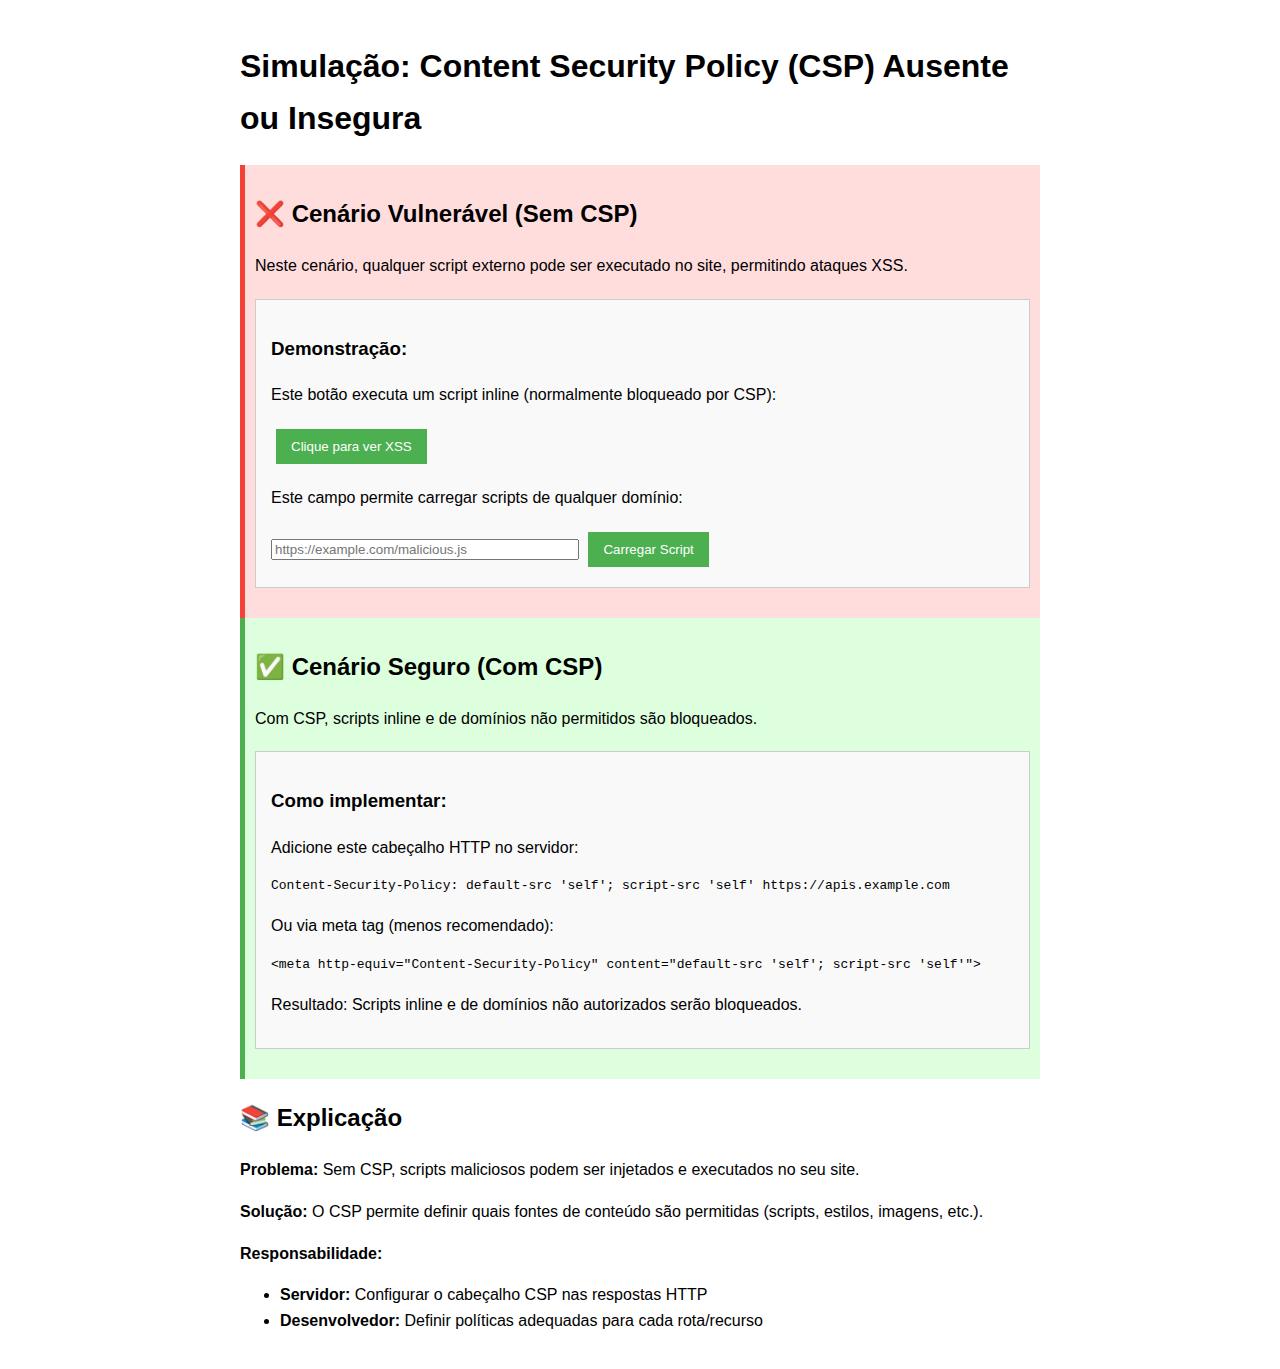
<file: Dicas_Vulnerabilidades_Exemplos/1. Content Security Policy (CSP) Ausente ou Insegura.html>
<!DOCTYPE html>
<html>
<head>
    <title>Simulação: CSP Ausente</title>
    <style>
        body {
            font-family: Arial, sans-serif;
            line-height: 1.6;
            max-width: 800px;
            margin: 0 auto;
            padding: 20px;
        }
        .demo-area {
            border: 1px solid #ccc;
            padding: 15px;
            margin: 20px 0;
            background-color: #f9f9f9;
        }
        button {
            background-color: #4CAF50;
            color: white;
            padding: 10px 15px;
            border: none;
            cursor: pointer;
            margin: 5px;
        }
        .vulnerable {
            background-color: #ffdddd;
            border-left: 5px solid #f44336;
            padding: 10px;
        }
        .secure {
            background-color: #ddffdd;
            border-left: 5px solid #4CAF50;
            padding: 10px;
        }
    </style>
</head>
<body>
    <h1>Simulação: Content Security Policy (CSP) Ausente ou Insegura</h1>
    
    <div class="vulnerable">
        <h2>❌ Cenário Vulnerável (Sem CSP)</h2>
        <p>Neste cenário, qualquer script externo pode ser executado no site, permitindo ataques XSS.</p>
        
        <div class="demo-area">
            <h3>Demonstração:</h3>
            <p>Este botão executa um script inline (normalmente bloqueado por CSP):</p>
            <button onclick="alert('Script malicioso executado!')">Clique para ver XSS</button>
            
            <p>Este campo permite carregar scripts de qualquer domínio:</p>
            <input type="text" id="externalScriptUrl" placeholder="https://example.com/malicious.js" style="width: 300px;">
            <button onclick="loadExternalScript()">Carregar Script</button>
            <div id="externalScriptResult"></div>
        </div>
    </div>
    
    <div class="secure">
        <h2>✅ Cenário Seguro (Com CSP)</h2>
        <p>Com CSP, scripts inline e de domínios não permitidos são bloqueados.</p>
        
        <div class="demo-area">
            <h3>Como implementar:</h3>
            <p>Adicione este cabeçalho HTTP no servidor:</p>
            <pre>Content-Security-Policy: default-src 'self'; script-src 'self' https://apis.example.com</pre>
            
            <p>Ou via meta tag (menos recomendado):</p>
            <pre>&lt;meta http-equiv="Content-Security-Policy" content="default-src 'self'; script-src 'self'"&gt;</pre>
            
            <p>Resultado: Scripts inline e de domínios não autorizados serão bloqueados.</p>
        </div>
    </div>
    
    <div class="explanation">
        <h2>📚 Explicação</h2>
        <p><strong>Problema:</strong> Sem CSP, scripts maliciosos podem ser injetados e executados no seu site.</p>
        <p><strong>Solução:</strong> O CSP permite definir quais fontes de conteúdo são permitidas (scripts, estilos, imagens, etc.).</p>
        <p><strong>Responsabilidade:</strong></p>
        <ul>
            <li><strong>Servidor:</strong> Configurar o cabeçalho CSP nas respostas HTTP</li>
            <li><strong>Desenvolvedor:</strong> Definir políticas adequadas para cada rota/recurso</li>
        </ul>
    </div>

    <script>
        function loadExternalScript() {
            const url = document.getElementById('externalScriptUrl').value;
            if (!url) return;
            
            try {
                const script = document.createElement('script');
                script.src = url;
                document.body.appendChild(script);
                document.getElementById('externalScriptResult').innerHTML = 
                    `<p style="color:red;">Script carregado de ${url} (isso seria perigoso em um site real!)</p>`;
            } catch (e) {
                document.getElementById('externalScriptResult').innerHTML = 
                    `<p>Erro ao carregar script: ${e.message}</p>`;
            }
        }
    </script>
</body>
</html>
</file>
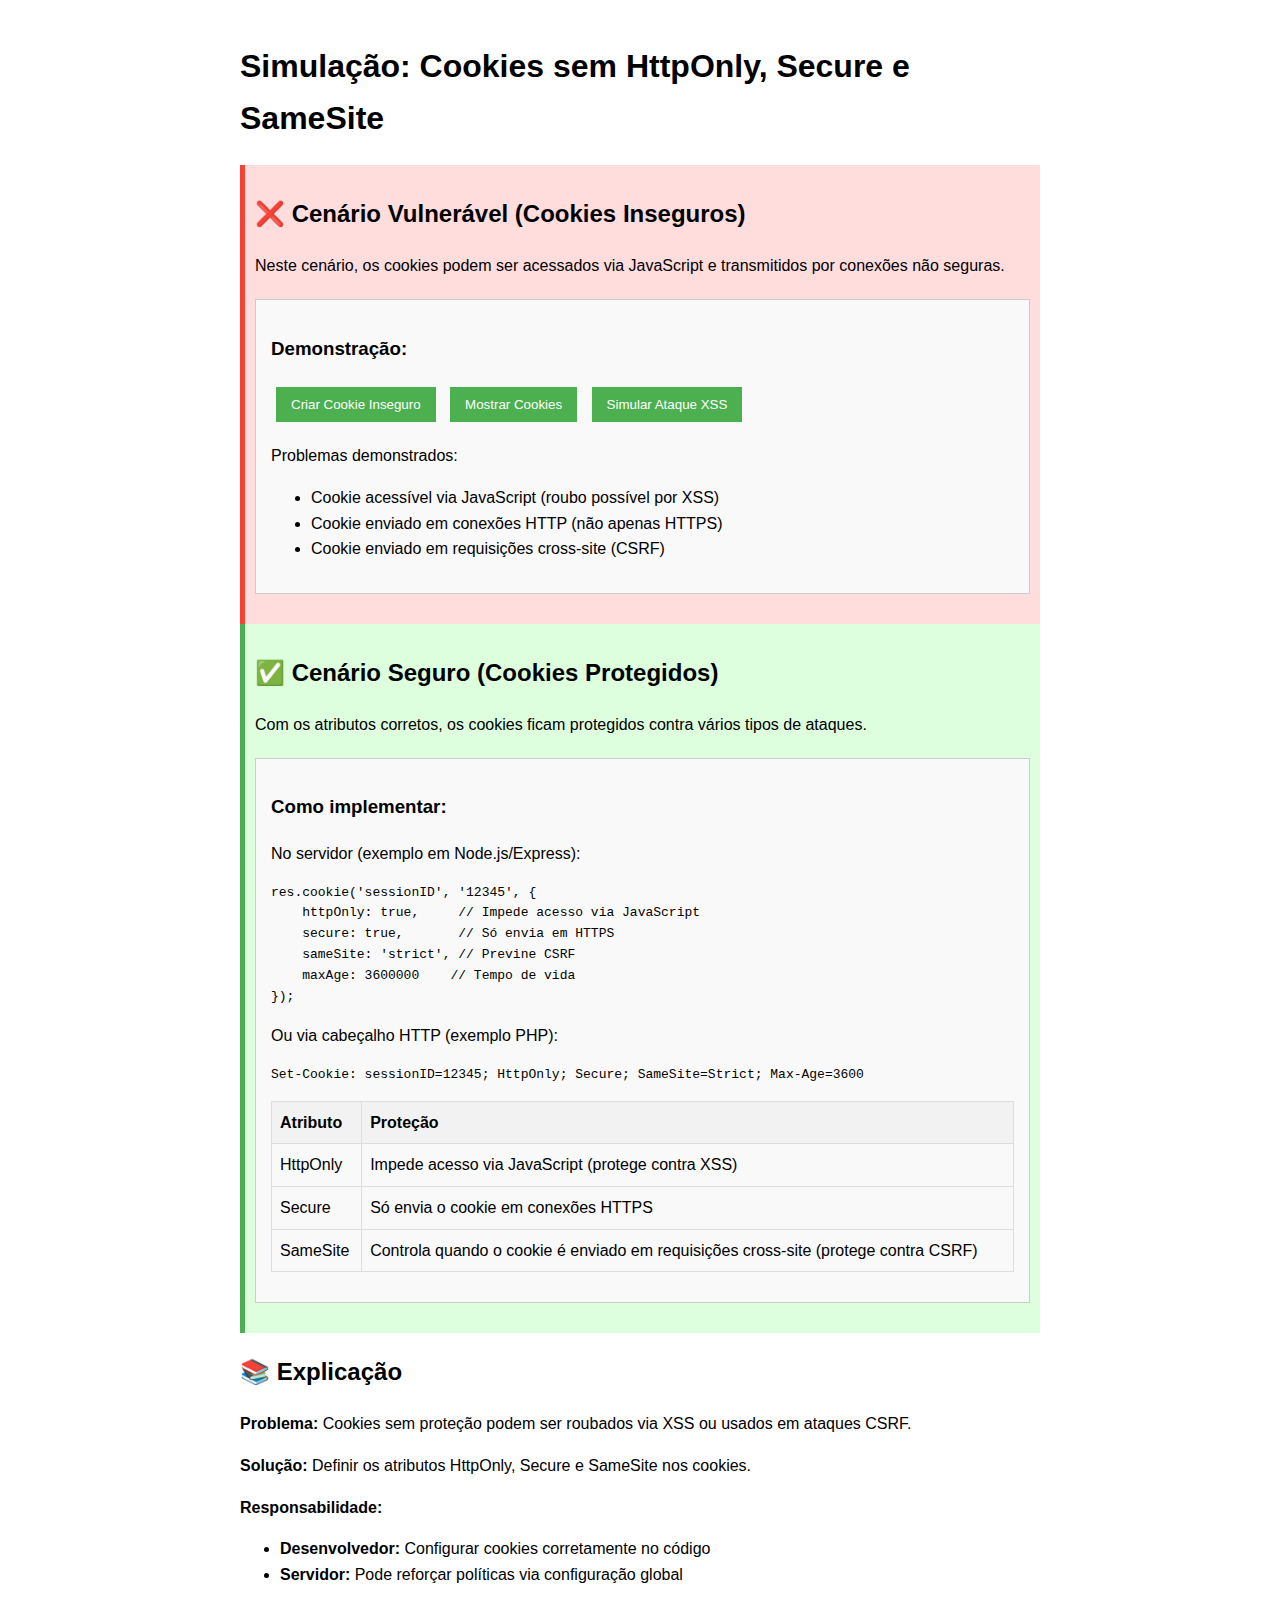
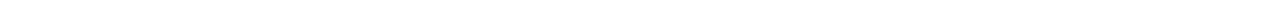
<file: Dicas_Vulnerabilidades_Exemplos/2. Cookies sem HttpOnly, Secure e SameSite.html>
<!DOCTYPE html>
<html>
<head>
    <title>Simulação: Cookies Inseguros</title>
    <style>
        body {
            font-family: Arial, sans-serif;
            line-height: 1.6;
            max-width: 800px;
            margin: 0 auto;
            padding: 20px;
        }
        .demo-area {
            border: 1px solid #ccc;
            padding: 15px;
            margin: 20px 0;
            background-color: #f9f9f9;
        }
        button {
            background-color: #4CAF50;
            color: white;
            padding: 10px 15px;
            border: none;
            cursor: pointer;
            margin: 5px;
        }
        .vulnerable {
            background-color: #ffdddd;
            border-left: 5px solid #f44336;
            padding: 10px;
        }
        .secure {
            background-color: #ddffdd;
            border-left: 5px solid #4CAF50;
            padding: 10px;
        }
        table {
            width: 100%;
            border-collapse: collapse;
            margin: 15px 0;
        }
        th, td {
            border: 1px solid #ddd;
            padding: 8px;
            text-align: left;
        }
        th {
            background-color: #f2f2f2;
        }
    </style>
</head>
<body>
    <h1>Simulação: Cookies sem HttpOnly, Secure e SameSite</h1>
    
    <div class="vulnerable">
        <h2>❌ Cenário Vulnerável (Cookies Inseguros)</h2>
        <p>Neste cenário, os cookies podem ser acessados via JavaScript e transmitidos por conexões não seguras.</p>
        
        <div class="demo-area">
            <h3>Demonstração:</h3>
            <button onclick="setInsecureCookie()">Criar Cookie Inseguro</button>
            <button onclick="showCookies()">Mostrar Cookies</button>
            <button onclick="simulateXSSAttack()">Simular Ataque XSS</button>
            
            <div id="cookieDisplay"></div>
            <div id="xssAttackResult"></div>
            
            <p>Problemas demonstrados:</p>
            <ul>
                <li>Cookie acessível via JavaScript (roubo possível por XSS)</li>
                <li>Cookie enviado em conexões HTTP (não apenas HTTPS)</li>
                <li>Cookie enviado em requisições cross-site (CSRF)</li>
            </ul>
        </div>
    </div>
    
    <div class="secure">
        <h2>✅ Cenário Seguro (Cookies Protegidos)</h2>
        <p>Com os atributos corretos, os cookies ficam protegidos contra vários tipos de ataques.</p>
        
        <div class="demo-area">
            <h3>Como implementar:</h3>
            <p>No servidor (exemplo em Node.js/Express):</p>
            <pre>
res.cookie('sessionID', '12345', {
    httpOnly: true,     // Impede acesso via JavaScript
    secure: true,       // Só envia em HTTPS
    sameSite: 'strict', // Previne CSRF
    maxAge: 3600000    // Tempo de vida
});</pre>

            <p>Ou via cabeçalho HTTP (exemplo PHP):</p>
            <pre>
Set-Cookie: sessionID=12345; HttpOnly; Secure; SameSite=Strict; Max-Age=3600</pre>
            
            <table>
                <tr>
                    <th>Atributo</th>
                    <th>Proteção</th>
                </tr>
                <tr>
                    <td>HttpOnly</td>
                    <td>Impede acesso via JavaScript (protege contra XSS)</td>
                </tr>
                <tr>
                    <td>Secure</td>
                    <td>Só envia o cookie em conexões HTTPS</td>
                </tr>
                <tr>
                    <td>SameSite</td>
                    <td>Controla quando o cookie é enviado em requisições cross-site (protege contra CSRF)</td>
                </tr>
            </table>
        </div>
    </div>
    
    <div class="explanation">
        <h2>📚 Explicação</h2>
        <p><strong>Problema:</strong> Cookies sem proteção podem ser roubados via XSS ou usados em ataques CSRF.</p>
        <p><strong>Solução:</strong> Definir os atributos HttpOnly, Secure e SameSite nos cookies.</p>
        <p><strong>Responsabilidade:</strong></p>
        <ul>
            <li><strong>Desenvolvedor:</strong> Configurar cookies corretamente no código</li>
            <li><strong>Servidor:</strong> Pode reforçar políticas via configuração global</li>
        </ul>
    </div>

    <script>
        function setInsecureCookie() {
            document.cookie = "insecureSession=abc123; path=/";
            document.getElementById('cookieDisplay').innerHTML = 
                "<p>Cookie inseguro criado: insecureSession=abc123</p>";
        }
        
        function showCookies() {
            document.getElementById('cookieDisplay').innerHTML = 
                `<p>Cookies atuais: <strong>${document.cookie || 'Nenhum cookie'}</strong></p>`;
        }
        
        function simulateXSSAttack() {
            // Simula um ataque XSS que rouba cookies
            const stolenCookies = document.cookie;
            document.getElementById('xssAttackResult').innerHTML = 
                `<p style="color:red;">[SIMULAÇÃO] Ataque XSS roubou os cookies: ${stolenCookies}</p>
                 <p>Em um ataque real, esses cookies seriam enviados para um servidor malicioso.</p>`;
        }
    </script>
</body>
</html>
</file>
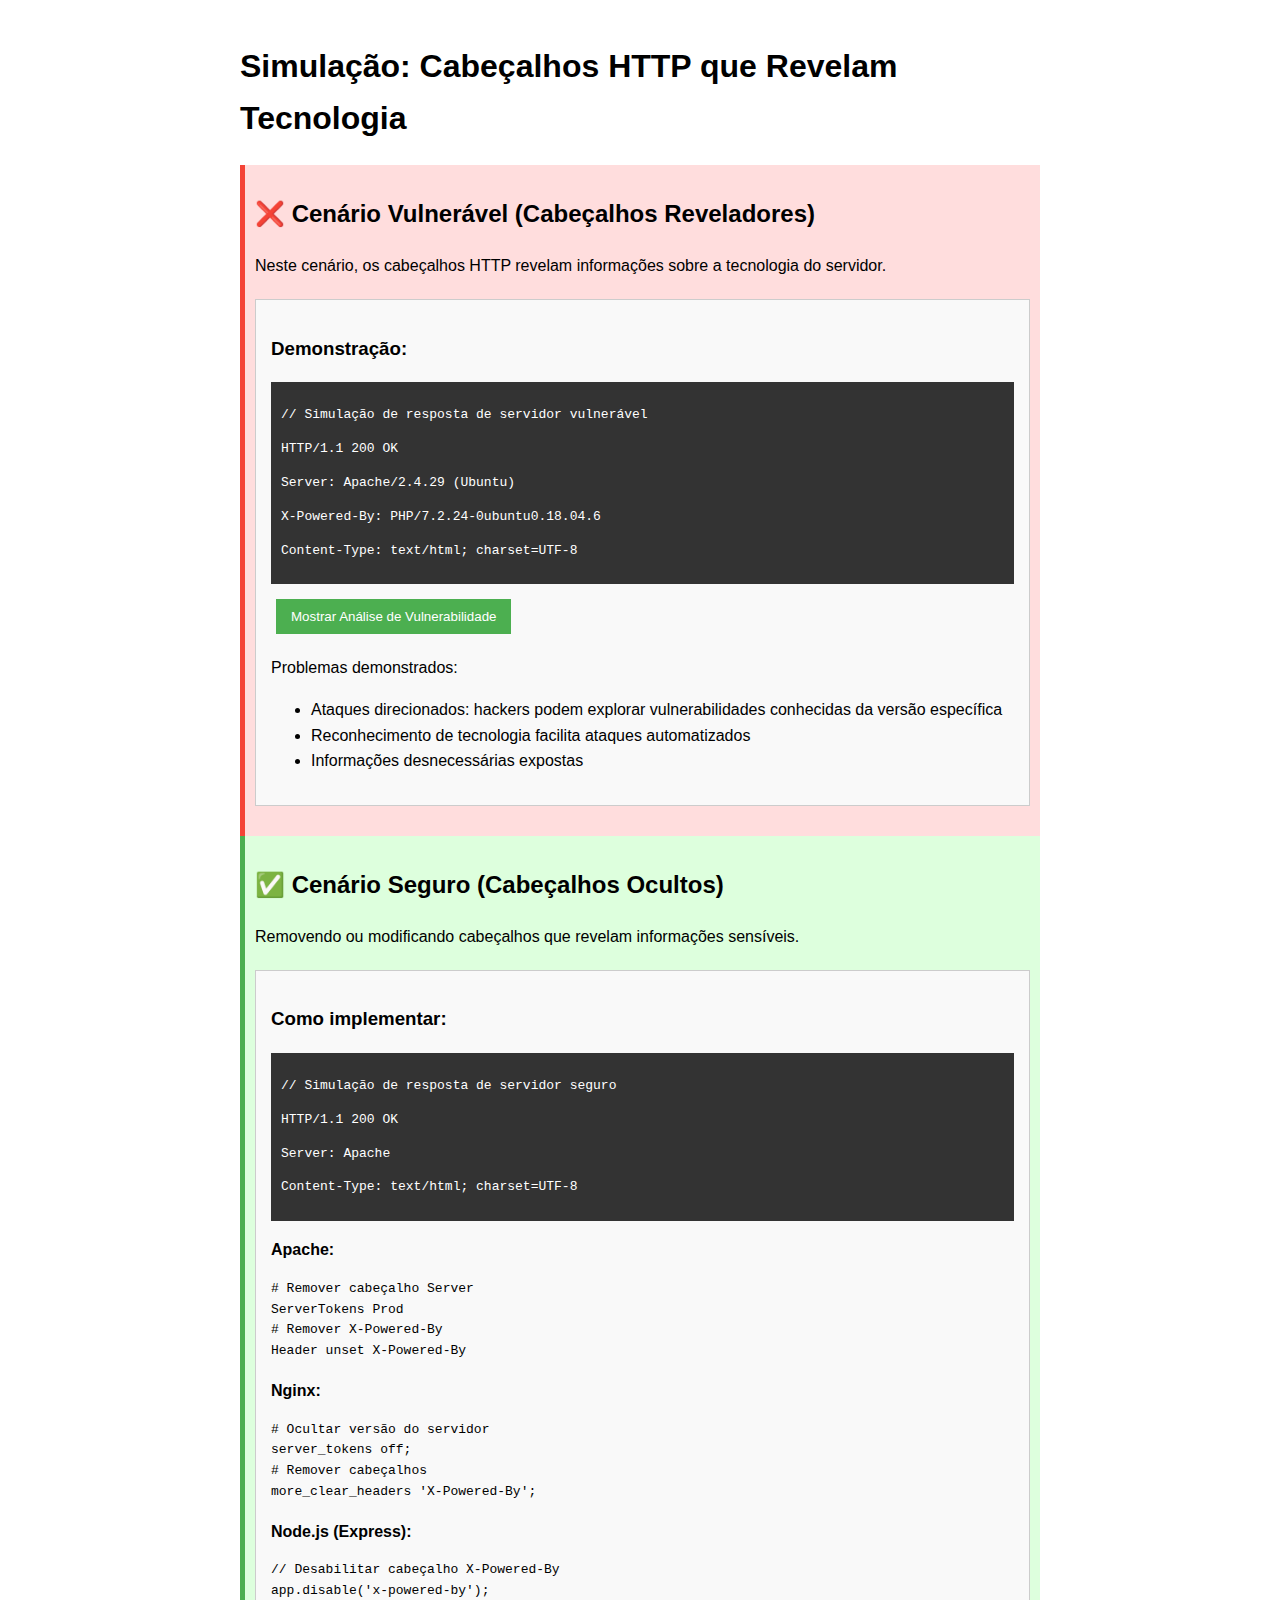
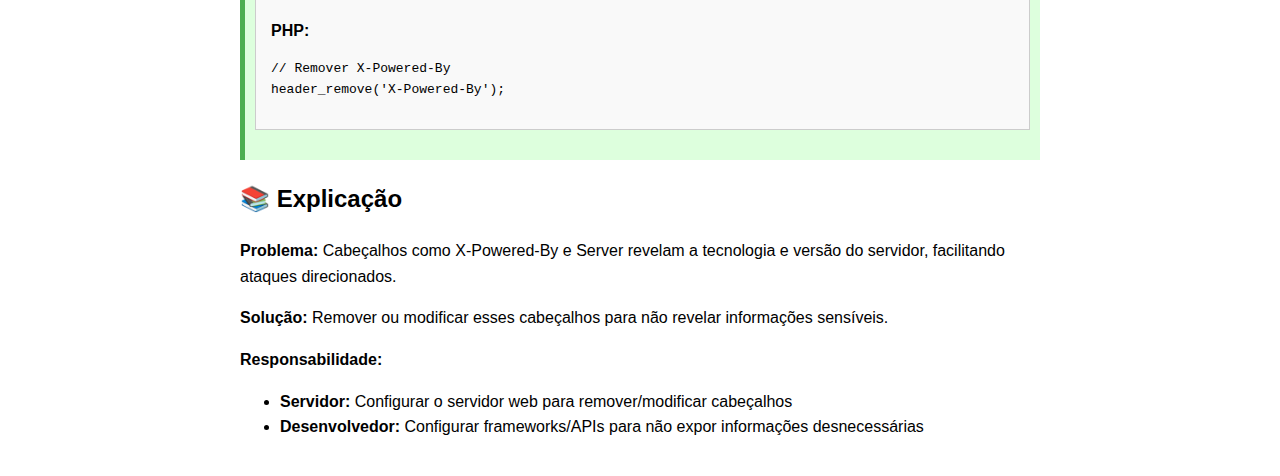
<file: Dicas_Vulnerabilidades_Exemplos/3. Cabeçalhos HTTP que Revelam Tecnologia.html>
<!DOCTYPE html>
<html>
<head>
    <title>Simulação: Cabeçalhos que Revelam Tecnologia</title>
    <style>
        body {
            font-family: Arial, sans-serif;
            line-height: 1.6;
            max-width: 800px;
            margin: 0 auto;
            padding: 20px;
        }
        .demo-area {
            border: 1px solid #ccc;
            padding: 15px;
            margin: 20px 0;
            background-color: #f9f9f9;
        }
        button {
            background-color: #4CAF50;
            color: white;
            padding: 10px 15px;
            border: none;
            cursor: pointer;
            margin: 5px;
        }
        .vulnerable {
            background-color: #ffdddd;
            border-left: 5px solid #f44336;
            padding: 10px;
        }
        .secure {
            background-color: #ddffdd;
            border-left: 5px solid #4CAF50;
            padding: 10px;
        }
        .headers {
            background-color: #eee;
            padding: 10px;
            font-family: monospace;
            white-space: pre;
        }
        .simulated-server {
            background-color: #333;
            color: #fff;
            padding: 10px;
            margin: 10px 0;
            font-family: monospace;
        }
    </style>
</head>
<body>
    <h1>Simulação: Cabeçalhos HTTP que Revelam Tecnologia</h1>
    
    <div class="vulnerable">
        <h2>❌ Cenário Vulnerável (Cabeçalhos Reveladores)</h2>
        <p>Neste cenário, os cabeçalhos HTTP revelam informações sobre a tecnologia do servidor.</p>
        
        <div class="demo-area">
            <h3>Demonstração:</h3>
            
            <div class="simulated-server">
                <p>// Simulação de resposta de servidor vulnerável</p>
                <p>HTTP/1.1 200 OK</p>
                <p>Server: Apache/2.4.29 (Ubuntu)</p>
                <p>X-Powered-By: PHP/7.2.24-0ubuntu0.18.04.6</p>
                <p>Content-Type: text/html; charset=UTF-8</p>
            </div>
            
            <button onclick="simulateHeaders()">Mostrar Análise de Vulnerabilidade</button>
            <div id="headersAnalysis"></div>
            
            <p>Problemas demonstrados:</p>
            <ul>
                <li>Ataques direcionados: hackers podem explorar vulnerabilidades conhecidas da versão específica</li>
                <li>Reconhecimento de tecnologia facilita ataques automatizados</li>
                <li>Informações desnecessárias expostas</li>
            </ul>
        </div>
    </div>
    
    <div class="secure">
        <h2>✅ Cenário Seguro (Cabeçalhos Ocultos)</h2>
        <p>Removendo ou modificando cabeçalhos que revelam informações sensíveis.</p>
        
        <div class="demo-area">
            <h3>Como implementar:</h3>
            
            <div class="simulated-server">
                <p>// Simulação de resposta de servidor seguro</p>
                <p>HTTP/1.1 200 OK</p>
                <p>Server: Apache</p>
                <p>Content-Type: text/html; charset=UTF-8</p>
            </div>
            
            <p><strong>Apache:</strong></p>
            <pre>
# Remover cabeçalho Server
ServerTokens Prod
# Remover X-Powered-By
Header unset X-Powered-By</pre>

            <p><strong>Nginx:</strong></p>
            <pre>
# Ocultar versão do servidor
server_tokens off;
# Remover cabeçalhos
more_clear_headers 'X-Powered-By';</pre>

            <p><strong>Node.js (Express):</strong></p>
            <pre>
// Desabilitar cabeçalho X-Powered-By
app.disable('x-powered-by');</pre>

            <p><strong>PHP:</strong></p>
            <pre>
// Remover X-Powered-By
header_remove('X-Powered-By');</pre>
        </div>
    </div>
    
    <div class="explanation">
        <h2>📚 Explicação</h2>
        <p><strong>Problema:</strong> Cabeçalhos como X-Powered-By e Server revelam a tecnologia e versão do servidor, facilitando ataques direcionados.</p>
        <p><strong>Solução:</strong> Remover ou modificar esses cabeçalhos para não revelar informações sensíveis.</p>
        <p><strong>Responsabilidade:</strong></p>
        <ul>
            <li><strong>Servidor:</strong> Configurar o servidor web para remover/modificar cabeçalhos</li>
            <li><strong>Desenvolvedor:</strong> Configurar frameworks/APIs para não expor informações desnecessárias</li>
        </ul>
    </div>

    <script>
        function simulateHeaders() {
            const vulnerableHeaders = {
                'Server': 'Apache/2.4.29 (Ubuntu)',
                'X-Powered-By': 'PHP/7.2.24-0ubuntu0.18.04.6',
                'Content-Type': 'text/html; charset=UTF-8'
            };
            
            let analysis = "<h4>Análise de Segurança:</h4>";
            analysis += "<p>Os cabeçalhos revelam:</p>";
            analysis += "<ul>";
            
            if (vulnerableHeaders['Server'].includes('/')) {
                analysis += `<li><strong>Servidor vulnerável:</strong> ${vulnerableHeaders['Server']} - Um atacante pode buscar exploits específicos para esta versão</li>`;
            }
            
            if (vulnerableHeaders['X-Powered-By']) {
                analysis += `<li><strong>Tecnologia backend:</strong> ${vulnerableHeaders['X-Powered-By']} - Revela a linguagem e versão usadas no servidor</li>`;
            }
            
            analysis += "</ul>";
            analysis += "<p>Com essas informações, um atacante pode:</p>";
            analysis += "<ol>";
            analysis += "<li>Buscar vulnerabilidades conhecidas para essas versões específicas</li>";
            analysis += "<li>Desenvolver ataques direcionados à sua stack tecnológica</li>";
            analysis += "<li>Identificar possíveis vetores de ataque baseados nas tecnologias usadas</li>";
            analysis += "</ol>";
            
            document.getElementById('headersAnalysis').innerHTML = analysis;
        }
    </script>
</body>
</html>
</file>
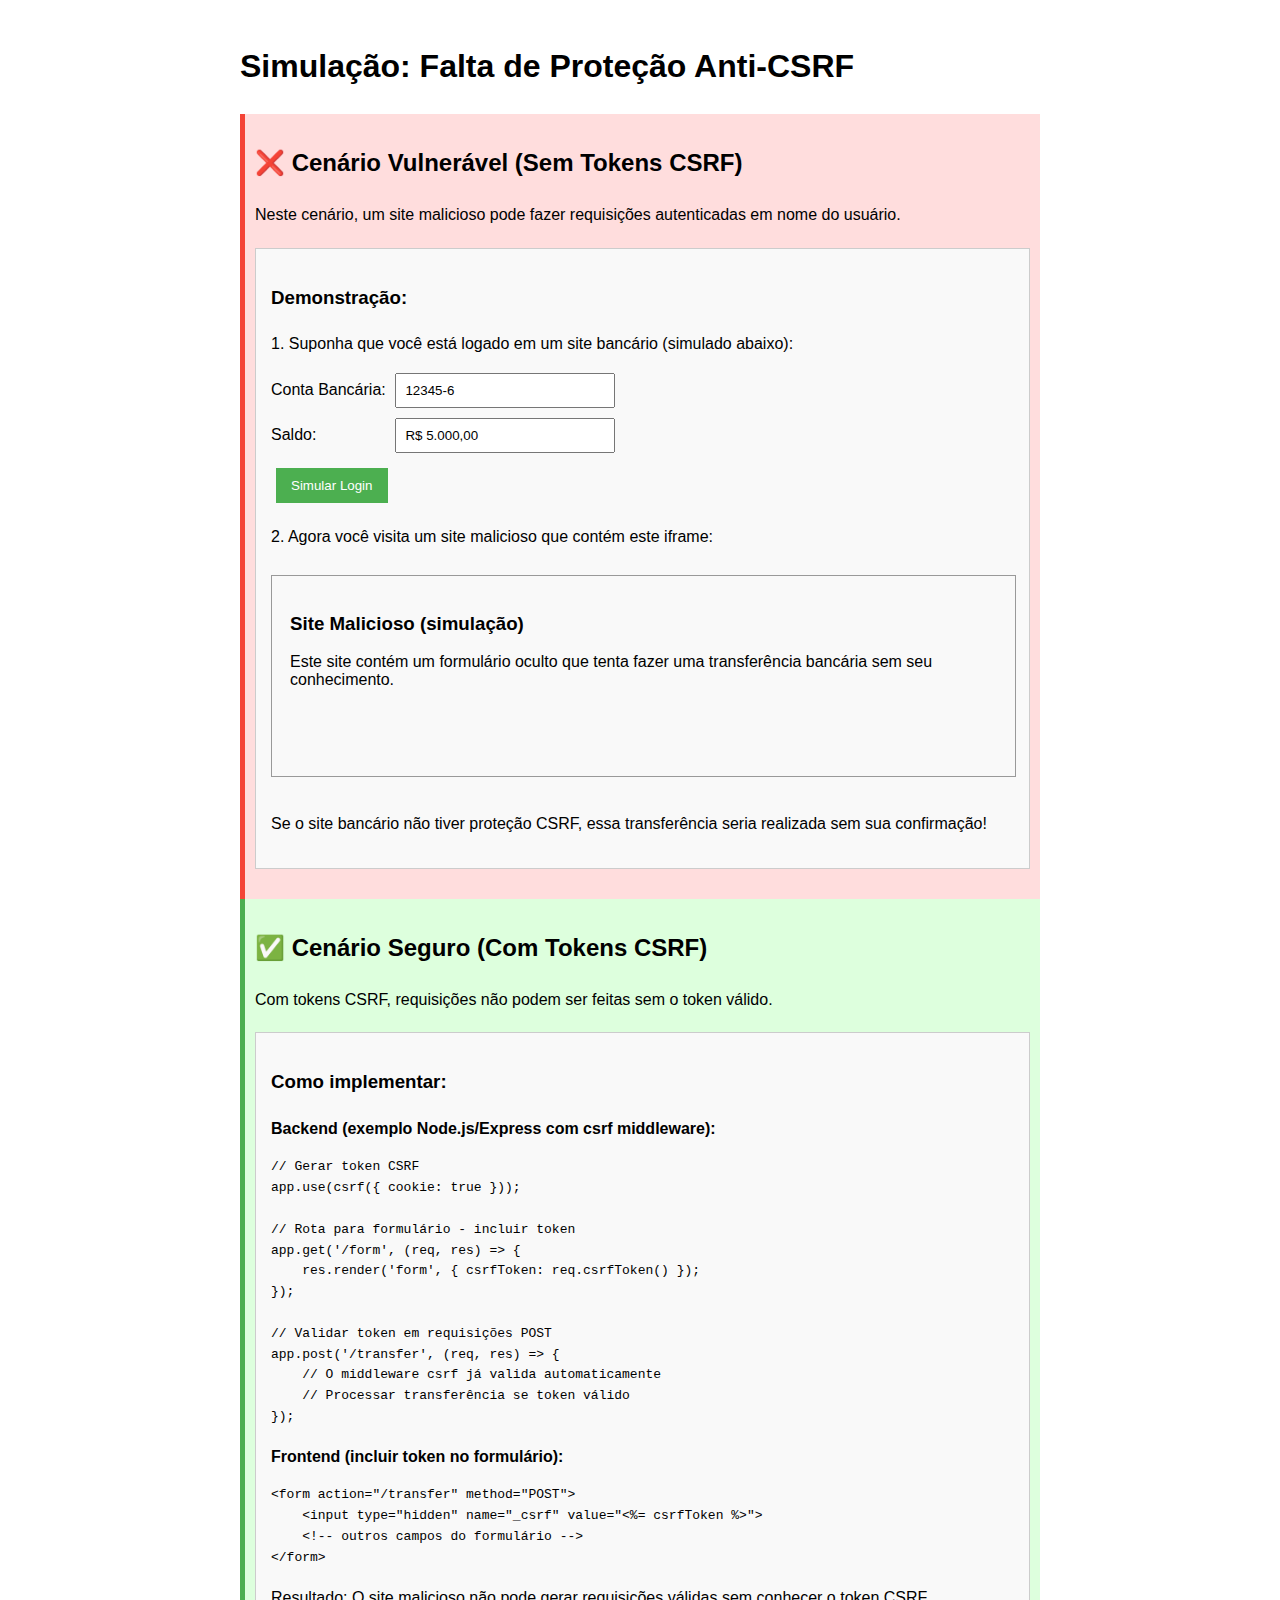
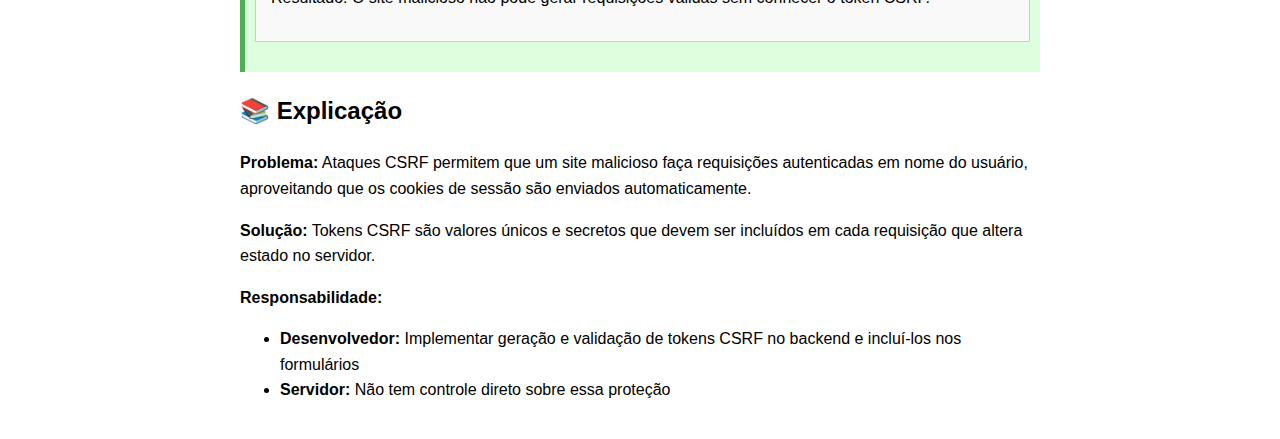
<file: Dicas_Vulnerabilidades_Exemplos/4. Falta de Proteção Anti-CSRF (Cross-Site Request Forgery).html>
<!DOCTYPE html>
<html>
<head>
    <title>Simulação: Falta de Proteção Anti-CSRF</title>
    <style>
        body {
            font-family: Arial, sans-serif;
            line-height: 1.6;
            max-width: 800px;
            margin: 0 auto;
            padding: 20px;
        }
        .demo-area {
            border: 1px solid #ccc;
            padding: 15px;
            margin: 20px 0;
            background-color: #f9f9f9;
        }
        button {
            background-color: #4CAF50;
            color: white;
            padding: 10px 15px;
            border: none;
            cursor: pointer;
            margin: 5px;
        }
        .vulnerable {
            background-color: #ffdddd;
            border-left: 5px solid #f44336;
            padding: 10px;
        }
        .secure {
            background-color: #ddffdd;
            border-left: 5px solid #4CAF50;
            padding: 10px;
        }
        iframe {
            width: 100%;
            height: 200px;
            border: 1px solid #999;
            margin: 10px 0;
        }
        .form-group {
            margin: 10px 0;
        }
        label {
            display: inline-block;
            width: 120px;
        }
        input[type="text"] {
            padding: 8px;
            width: 200px;
        }
    </style>
</head>
<body>
    <h1>Simulação: Falta de Proteção Anti-CSRF</h1>
    
    <div class="vulnerable">
        <h2>❌ Cenário Vulnerável (Sem Tokens CSRF)</h2>
        <p>Neste cenário, um site malicioso pode fazer requisições autenticadas em nome do usuário.</p>
        
        <div class="demo-area">
            <h3>Demonstração:</h3>
            
            <p>1. Suponha que você está logado em um site bancário (simulado abaixo):</p>
            <div class="form-group">
                <label>Conta Bancária:</label>
                <input type="text" id="bankAccount" value="12345-6" readonly>
            </div>
            <div class="form-group">
                <label>Saldo:</label>
                <input type="text" id="balance" value="R$ 5.000,00" readonly>
            </div>
            <button onclick="simulateLogin()">Simular Login</button>
            
            <p>2. Agora você visita um site malicioso que contém este iframe:</p>
            <iframe srcdoc="
                <html>
                <body style='padding:10px;font-family:Arial'>
                    <h3>Site Malicioso (simulação)</h3>
                    <p>Este site contém um formulário oculto que tenta fazer uma transferência bancária sem seu conhecimento.</p>
                    <form id='maliciousForm' action='javascript:void(0)' method='POST'>
                        <input type='hidden' name='amount' value='5000'>
                        <input type='hidden' name='toAccount' value='99999-9'>
                    </form>
                    <script>
                        setTimeout(() => {
                            document.getElementById('maliciousForm').submit();
                            parent.document.getElementById('csrfResult').innerHTML = 
                                '&lt;p style=&quot;color:red;&quot;&gt;Ataque CSRF simulado: Requisição de transferência de R$ 5000 enviada!&lt;/p&gt;';
                        }, 2000);
                    </script>
                </body>
                </html>
            "></iframe>
            
            <div id="csrfResult"></div>
            
            <p>Se o site bancário não tiver proteção CSRF, essa transferência seria realizada sem sua confirmação!</p>
        </div>
    </div>
    
    <div class="secure">
        <h2>✅ Cenário Seguro (Com Tokens CSRF)</h2>
        <p>Com tokens CSRF, requisições não podem ser feitas sem o token válido.</p>
        
        <div class="demo-area">
            <h3>Como implementar:</h3>
            
            <p><strong>Backend (exemplo Node.js/Express com csrf middleware):</strong></p>
            <pre>
// Gerar token CSRF
app.use(csrf({ cookie: true }));

// Rota para formulário - incluir token
app.get('/form', (req, res) => {
    res.render('form', { csrfToken: req.csrfToken() });
});

// Validar token em requisições POST
app.post('/transfer', (req, res) => {
    // O middleware csrf já valida automaticamente
    // Processar transferência se token válido
});</pre>

            <p><strong>Frontend (incluir token no formulário):</strong></p>
            <pre>
&lt;form action="/transfer" method="POST"&gt;
    &lt;input type="hidden" name="_csrf" value="&lt;%= csrfToken %&gt;"&gt;
    &lt;!-- outros campos do formulário --&gt;
&lt;/form&gt;</pre>
            
            <p>Resultado: O site malicioso não pode gerar requisições válidas sem conhecer o token CSRF.</p>
        </div>
    </div>
    
    <div class="explanation">
        <h2>📚 Explicação</h2>
        <p><strong>Problema:</strong> Ataques CSRF permitem que um site malicioso faça requisições autenticadas em nome do usuário, aproveitando que os cookies de sessão são enviados automaticamente.</p>
        <p><strong>Solução:</strong> Tokens CSRF são valores únicos e secretos que devem ser incluídos em cada requisição que altera estado no servidor.</p>
        <p><strong>Responsabilidade:</strong></p>
        <ul>
            <li><strong>Desenvolvedor:</strong> Implementar geração e validação de tokens CSRF no backend e incluí-los nos formulários</li>
            <li><strong>Servidor:</strong> Não tem controle direto sobre essa proteção</li>
        </ul>
    </div>

    <script>
        function simulateLogin() {
            document.getElementById('csrfResult').innerHTML = 
                "<p>Login simulado - cookies de sessão definidos. Agora você está 'autenticado'.</p>";
        }
    </script>
</body>
</html>
</file>
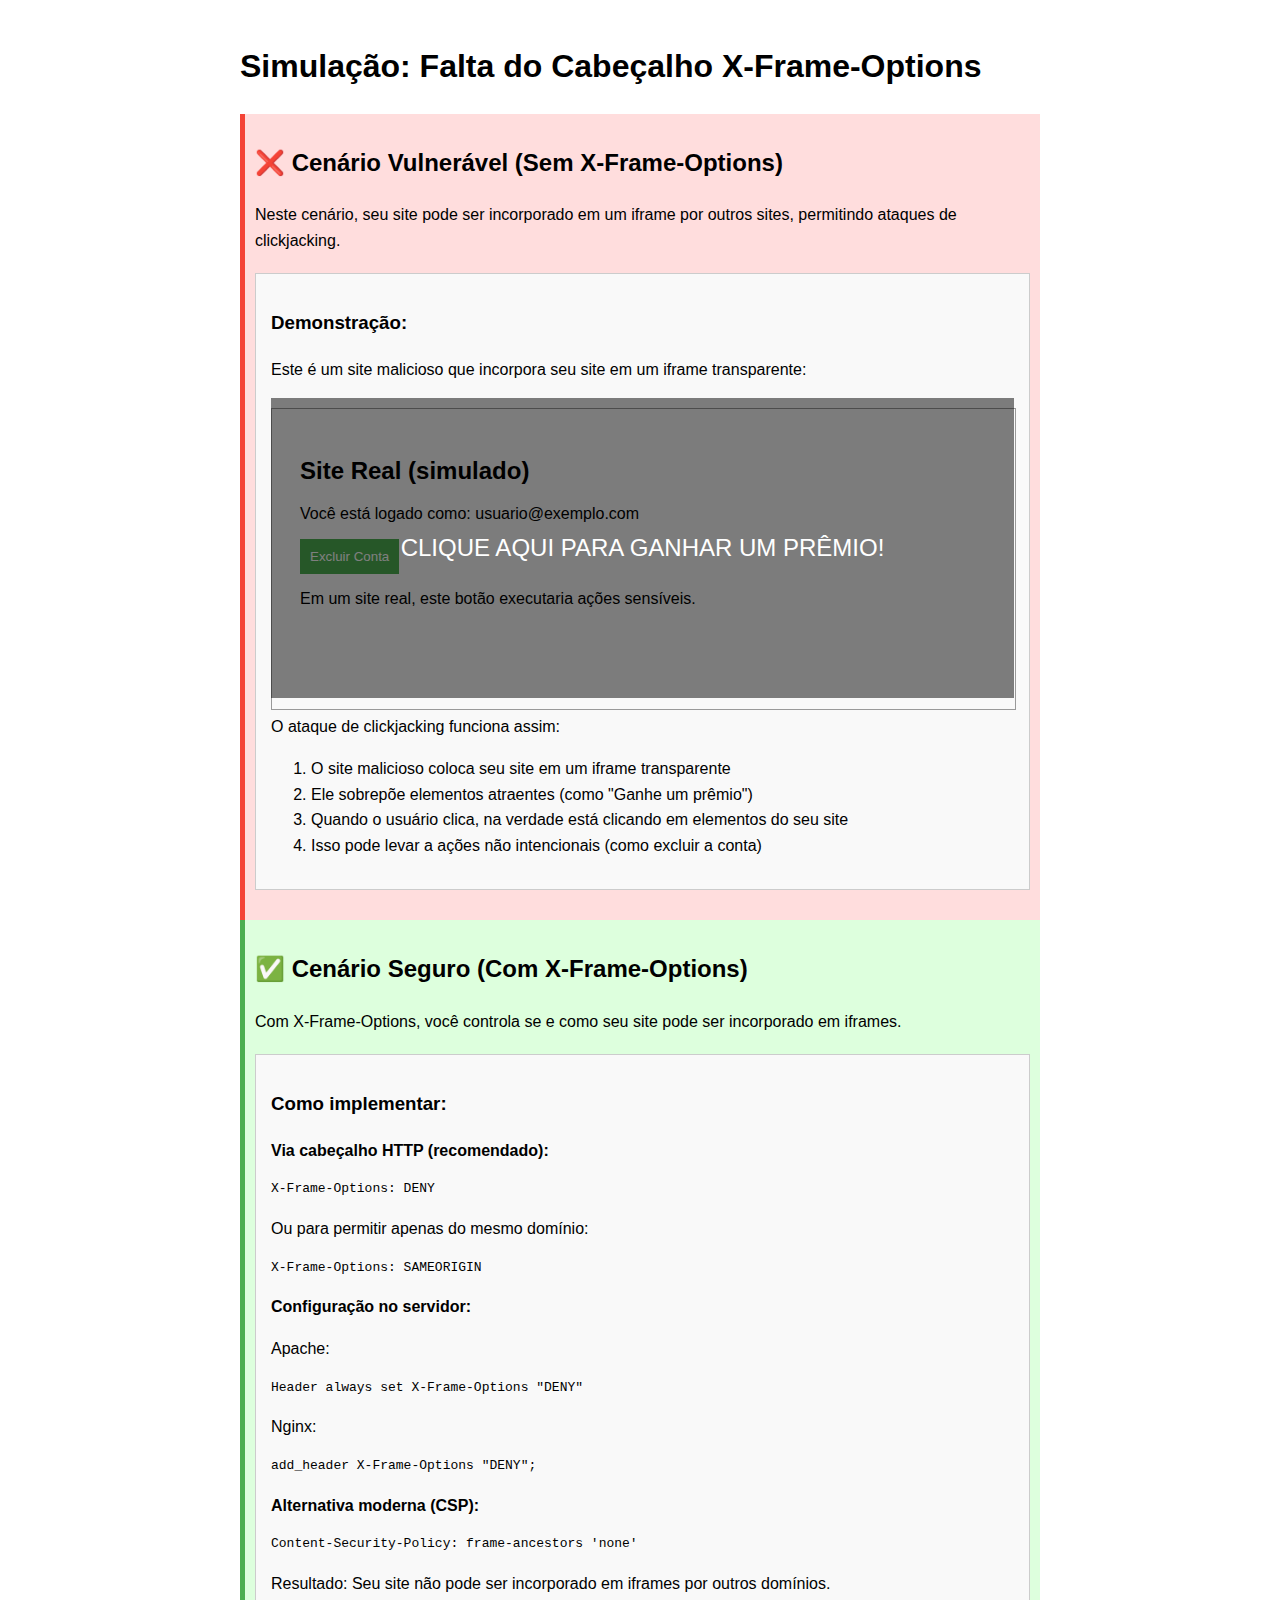
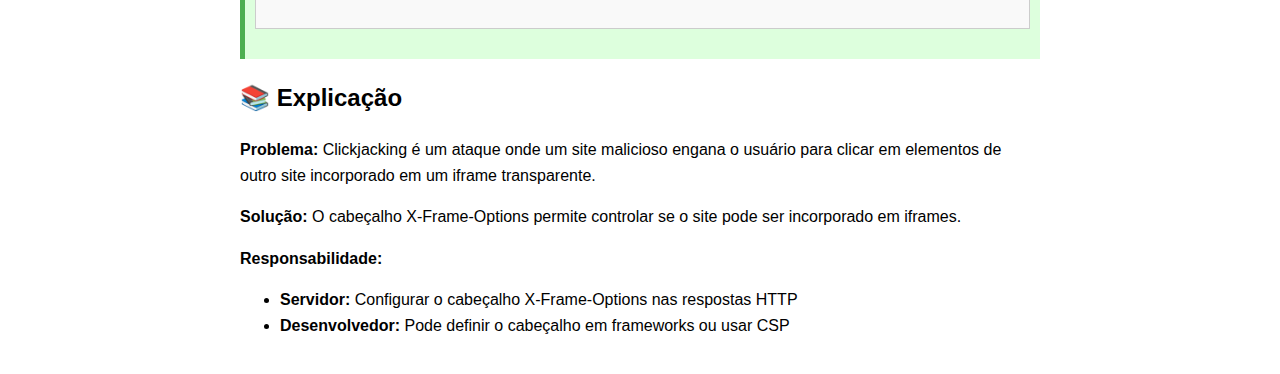
<file: Dicas_Vulnerabilidades_Exemplos/5. Falta do Cabeçalho X-Frame-Options (Clickjacking).html>
<!DOCTYPE html>
<html>
<head>
    <title>Simulação: Falta do X-Frame-Options</title>
    <style>
        body {
            font-family: Arial, sans-serif;
            line-height: 1.6;
            max-width: 800px;
            margin: 0 auto;
            padding: 20px;
        }
        .demo-area {
            border: 1px solid #ccc;
            padding: 15px;
            margin: 20px 0;
            background-color: #f9f9f9;
        }
        button {
            background-color: #4CAF50;
            color: white;
            padding: 10px 15px;
            border: none;
            cursor: pointer;
            margin: 5px;
        }
        .vulnerable {
            background-color: #ffdddd;
            border-left: 5px solid #f44336;
            padding: 10px;
        }
        .secure {
            background-color: #ddffdd;
            border-left: 5px solid #4CAF50;
            padding: 10px;
        }
        iframe {
            width: 100%;
            height: 300px;
            border: 1px solid #999;
            margin: 10px 0;
        }
        .overlay {
            position: absolute;
            top: 0;
            left: 0;
            width: 100%;
            height: 100%;
            background-color: rgba(0,0,0,0.5);
            display: flex;
            justify-content: center;
            align-items: center;
            color: white;
            font-size: 24px;
        }
        .frame-container {
            position: relative;
            height: 300px;
        }
    </style>
</head>
<body>
    <h1>Simulação: Falta do Cabeçalho X-Frame-Options</h1>
    
    <div class="vulnerable">
        <h2>❌ Cenário Vulnerável (Sem X-Frame-Options)</h2>
        <p>Neste cenário, seu site pode ser incorporado em um iframe por outros sites, permitindo ataques de clickjacking.</p>
        
        <div class="demo-area">
            <h3>Demonstração:</h3>
            
            <p>Este é um site malicioso que incorpora seu site em um iframe transparente:</p>
            
            <div class="frame-container">
                <iframe srcdoc="
                    <!DOCTYPE html>
                    <html>
                    <head>
                        <title>Site Real (simulado)</title>
                        <style>
                            body { font-family: Arial; padding: 20px; }
                            button { padding: 10px; background: #4CAF50; color: white; border: none; }
                        </style>
                    </head>
                    <body>
                        <h2>Site Real (simulado)</h2>
                        <p>Você está logado como: usuario@exemplo.com</p>
                        <button onclick='alert(&quot;Ação realizada com sucesso!&quot;)'>Excluir Conta</button>
                        <p>Em um site real, este botão executaria ações sensíveis.</p>
                    </body>
                    </html>
                "></iframe>
                <div class="overlay">CLIQUE AQUI PARA GANHAR UM PRÊMIO!</div>
            </div>
            
            <p>O ataque de clickjacking funciona assim:</p>
            <ol>
                <li>O site malicioso coloca seu site em um iframe transparente</li>
                <li>Ele sobrepõe elementos atraentes (como "Ganhe um prêmio")</li>
                <li>Quando o usuário clica, na verdade está clicando em elementos do seu site</li>
                <li>Isso pode levar a ações não intencionais (como excluir a conta)</li>
            </ol>
        </div>
    </div>
    
    <div class="secure">
        <h2>✅ Cenário Seguro (Com X-Frame-Options)</h2>
        <p>Com X-Frame-Options, você controla se e como seu site pode ser incorporado em iframes.</p>
        
        <div class="demo-area">
            <h3>Como implementar:</h3>
            
            <p><strong>Via cabeçalho HTTP (recomendado):</strong></p>
            <pre>X-Frame-Options: DENY</pre>
            <p>Ou para permitir apenas do mesmo domínio:</p>
            <pre>X-Frame-Options: SAMEORIGIN</pre>
            
            <p><strong>Configuração no servidor:</strong></p>
            <p>Apache:</p>
            <pre>Header always set X-Frame-Options "DENY"</pre>
            
            <p>Nginx:</p>
            <pre>add_header X-Frame-Options "DENY";</pre>
            
            <p><strong>Alternativa moderna (CSP):</strong></p>
            <pre>Content-Security-Policy: frame-ancestors 'none'</pre>
            
            <p>Resultado: Seu site não pode ser incorporado em iframes por outros domínios.</p>
        </div>
    </div>
    
    <div class="explanation">
        <h2>📚 Explicação</h2>
        <p><strong>Problema:</strong> Clickjacking é um ataque onde um site malicioso engana o usuário para clicar em elementos de outro site incorporado em um iframe transparente.</p>
        <p><strong>Solução:</strong> O cabeçalho X-Frame-Options permite controlar se o site pode ser incorporado em iframes.</p>
        <p><strong>Responsabilidade:</strong></p>
        <ul>
            <li><strong>Servidor:</strong> Configurar o cabeçalho X-Frame-Options nas respostas HTTP</li>
            <li><strong>Desenvolvedor:</strong> Pode definir o cabeçalho em frameworks ou usar CSP</li>
        </ul>
    </div>
</body>
</html>
</file>
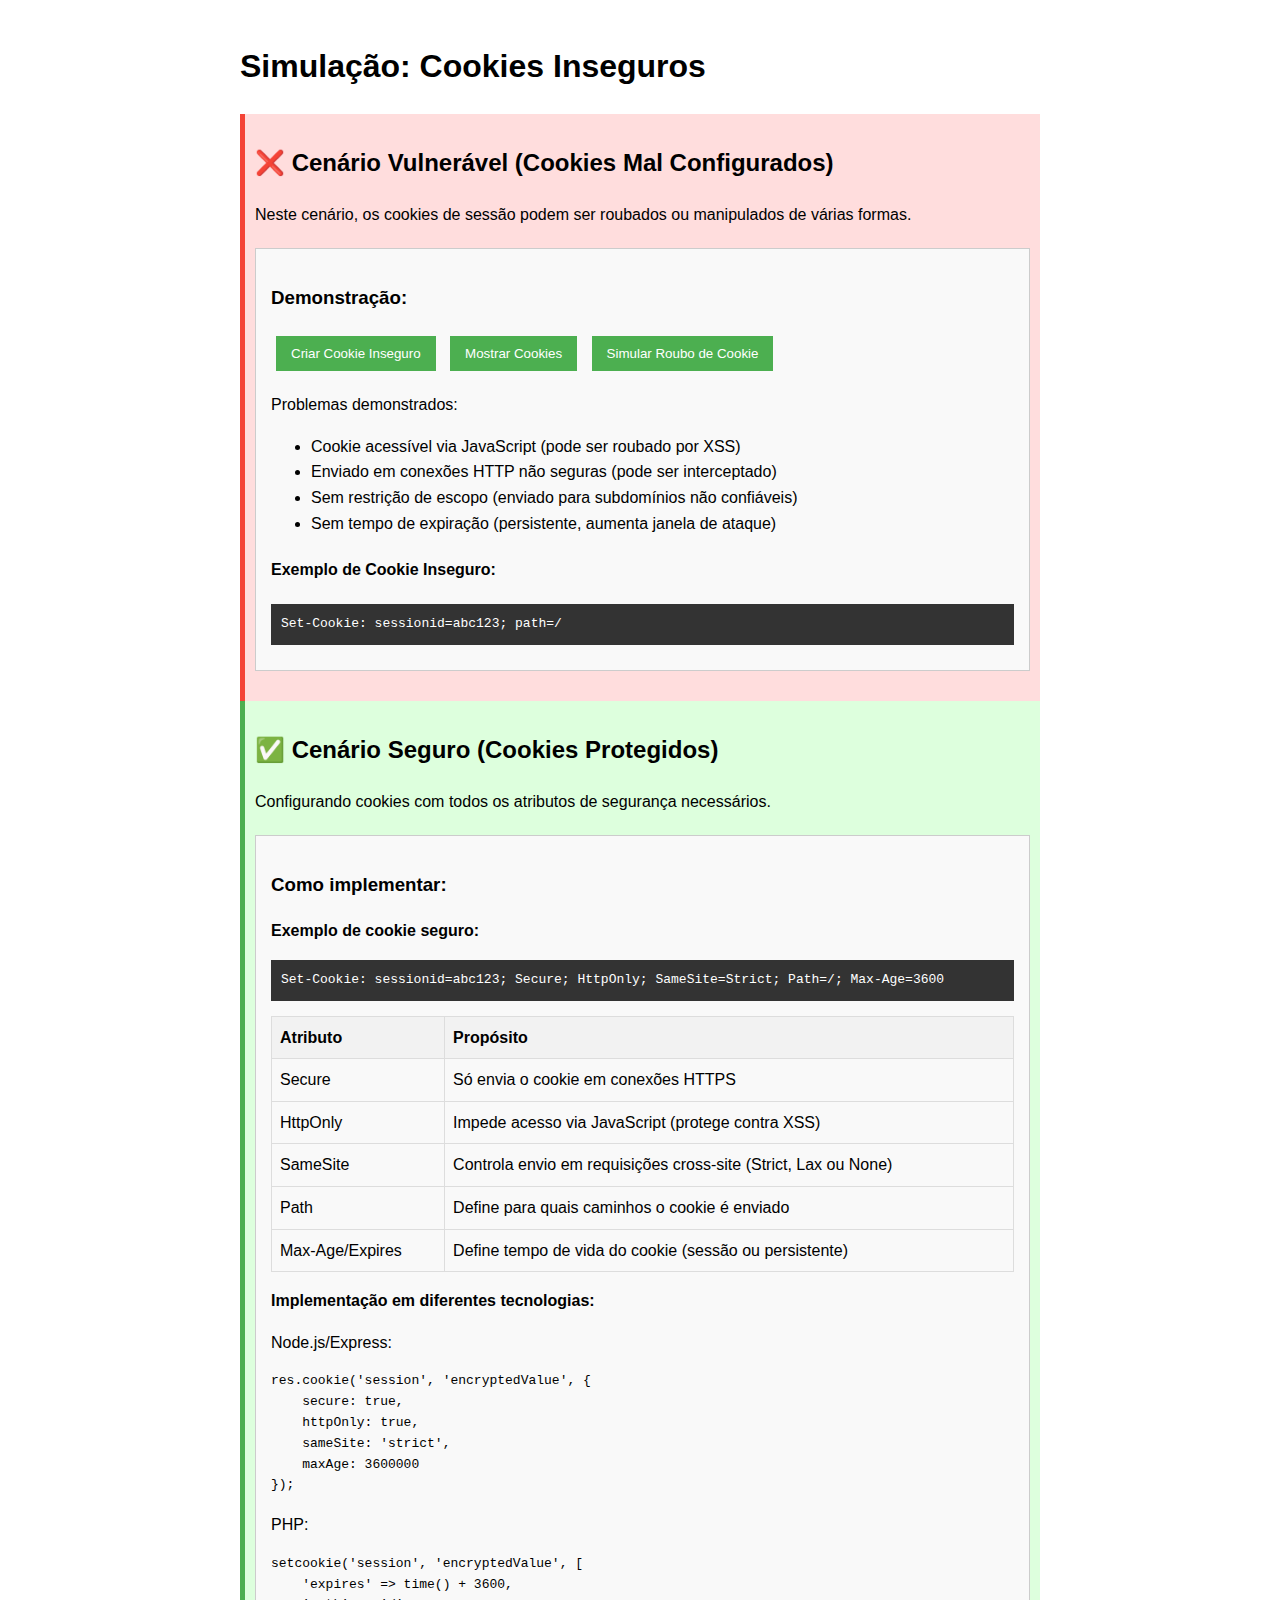
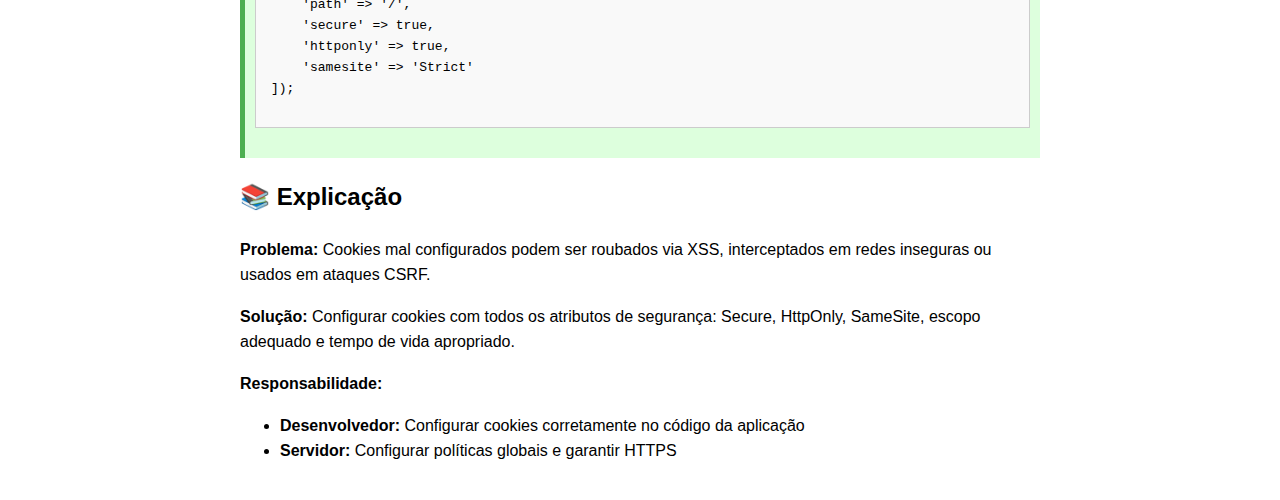
<file: Dicas_Vulnerabilidades_Exemplos/6. Cookies Inseguros.html>
<!DOCTYPE html>
<html>
<head>
    <title>Simulação: Cookies Inseguros</title>
    <style>
        body {
            font-family: Arial, sans-serif;
            line-height: 1.6;
            max-width: 800px;
            margin: 0 auto;
            padding: 20px;
        }
        .demo-area {
            border: 1px solid #ccc;
            padding: 15px;
            margin: 20px 0;
            background-color: #f9f9f9;
        }
        button {
            background-color: #4CAF50;
            color: white;
            padding: 10px 15px;
            border: none;
            cursor: pointer;
            margin: 5px;
        }
        .vulnerable {
            background-color: #ffdddd;
            border-left: 5px solid #f44336;
            padding: 10px;
        }
        .secure {
            background-color: #ddffdd;
            border-left: 5px solid #4CAF50;
            padding: 10px;
        }
        table {
            width: 100%;
            border-collapse: collapse;
            margin: 15px 0;
        }
        th, td {
            border: 1px solid #ddd;
            padding: 8px;
            text-align: left;
        }
        th {
            background-color: #f2f2f2;
        }
        .cookie-demo {
            background-color: #333;
            color: #fff;
            padding: 10px;
            font-family: monospace;
            margin: 10px 0;
        }
    </style>
</head>
<body>
    <h1>Simulação: Cookies Inseguros</h1>
    
    <div class="vulnerable">
        <h2>❌ Cenário Vulnerável (Cookies Mal Configurados)</h2>
        <p>Neste cenário, os cookies de sessão podem ser roubados ou manipulados de várias formas.</p>
        
        <div class="demo-area">
            <h3>Demonstração:</h3>
            
            <button onclick="setInsecureCookie()">Criar Cookie Inseguro</button>
            <button onclick="showCookies()">Mostrar Cookies</button>
            <button onclick="simulateCookieTheft()">Simular Roubo de Cookie</button>
            
            <div id="cookieInfo"></div>
            
            <p>Problemas demonstrados:</p>
            <ul>
                <li>Cookie acessível via JavaScript (pode ser roubado por XSS)</li>
                <li>Enviado em conexões HTTP não seguras (pode ser interceptado)</li>
                <li>Sem restrição de escopo (enviado para subdomínios não confiáveis)</li>
                <li>Sem tempo de expiração (persistente, aumenta janela de ataque)</li>
            </ul>
            
            <h4>Exemplo de Cookie Inseguro:</h4>
            <div class="cookie-demo">
                Set-Cookie: sessionid=abc123; path=/
            </div>
        </div>
    </div>
    
    <div class="secure">
        <h2>✅ Cenário Seguro (Cookies Protegidos)</h2>
        <p>Configurando cookies com todos os atributos de segurança necessários.</p>
        
        <div class="demo-area">
            <h3>Como implementar:</h3>
            
            <p><strong>Exemplo de cookie seguro:</strong></p>
            <div class="cookie-demo">
                Set-Cookie: sessionid=abc123; Secure; HttpOnly; SameSite=Strict; Path=/; Max-Age=3600
            </div>
            
            <table>
                <tr>
                    <th>Atributo</th>
                    <th>Propósito</th>
                </tr>
                <tr>
                    <td>Secure</td>
                    <td>Só envia o cookie em conexões HTTPS</td>
                </tr>
                <tr>
                    <td>HttpOnly</td>
                    <td>Impede acesso via JavaScript (protege contra XSS)</td>
                </tr>
                <tr>
                    <td>SameSite</td>
                    <td>Controla envio em requisições cross-site (Strict, Lax ou None)</td>
                </tr>
                <tr>
                    <td>Path</td>
                    <td>Define para quais caminhos o cookie é enviado</td>
                </tr>
                <tr>
                    <td>Max-Age/Expires</td>
                    <td>Define tempo de vida do cookie (sessão ou persistente)</td>
                </tr>
            </table>
            
            <p><strong>Implementação em diferentes tecnologias:</strong></p>
            
            <p>Node.js/Express:</p>
            <pre>
res.cookie('session', 'encryptedValue', {
    secure: true,
    httpOnly: true,
    sameSite: 'strict',
    maxAge: 3600000
});</pre>
            
            <p>PHP:</p>
            <pre>
setcookie('session', 'encryptedValue', [
    'expires' => time() + 3600,
    'path' => '/',
    'secure' => true,
    'httponly' => true,
    'samesite' => 'Strict'
]);</pre>
        </div>
    </div>
    
    <div class="explanation">
        <h2>📚 Explicação</h2>
        <p><strong>Problema:</strong> Cookies mal configurados podem ser roubados via XSS, interceptados em redes inseguras ou usados em ataques CSRF.</p>
        <p><strong>Solução:</strong> Configurar cookies com todos os atributos de segurança: Secure, HttpOnly, SameSite, escopo adequado e tempo de vida apropriado.</p>
        <p><strong>Responsabilidade:</strong></p>
        <ul>
            <li><strong>Desenvolvedor:</strong> Configurar cookies corretamente no código da aplicação</li>
            <li><strong>Servidor:</strong> Configurar políticas globais e garantir HTTPS</li>
        </ul>
    </div>

    <script>
        function setInsecureCookie() {
            // Cookie sem Secure, HttpOnly ou SameSite
            document.cookie = "insecureSession=abc123; path=/";
            document.getElementById('cookieInfo').innerHTML = 
                "<p>Cookie inseguro criado: insecureSession=abc123</p>" +
                "<p>Este cookie pode ser acessado via JavaScript e enviado em conexões HTTP.</p>";
        }
        
        function showCookies() {
            document.getElementById('cookieInfo').innerHTML = 
                `<p>Cookies atuais: <strong>${document.cookie || 'Nenhum cookie'}</strong></p>` +
                "<p>Em um cookie seguro, você não conseguiria ver o valor do cookie de sessão (HttpOnly).</p>";
        }
        
        function simulateCookieTheft() {
            // Simula roubo de cookie via XSS
            const stolenCookie = document.cookie;
            document.getElementById('cookieInfo').innerHTML += 
                `<p style="color:red;">[SIMULAÇÃO] Ataque XSS roubou o cookie: ${stolenCookie}</p>` +
                "<p>Com esse cookie, o atacante pode se passar por você no site!</p>";
        }
    </script>
</body>
</html>
</file>
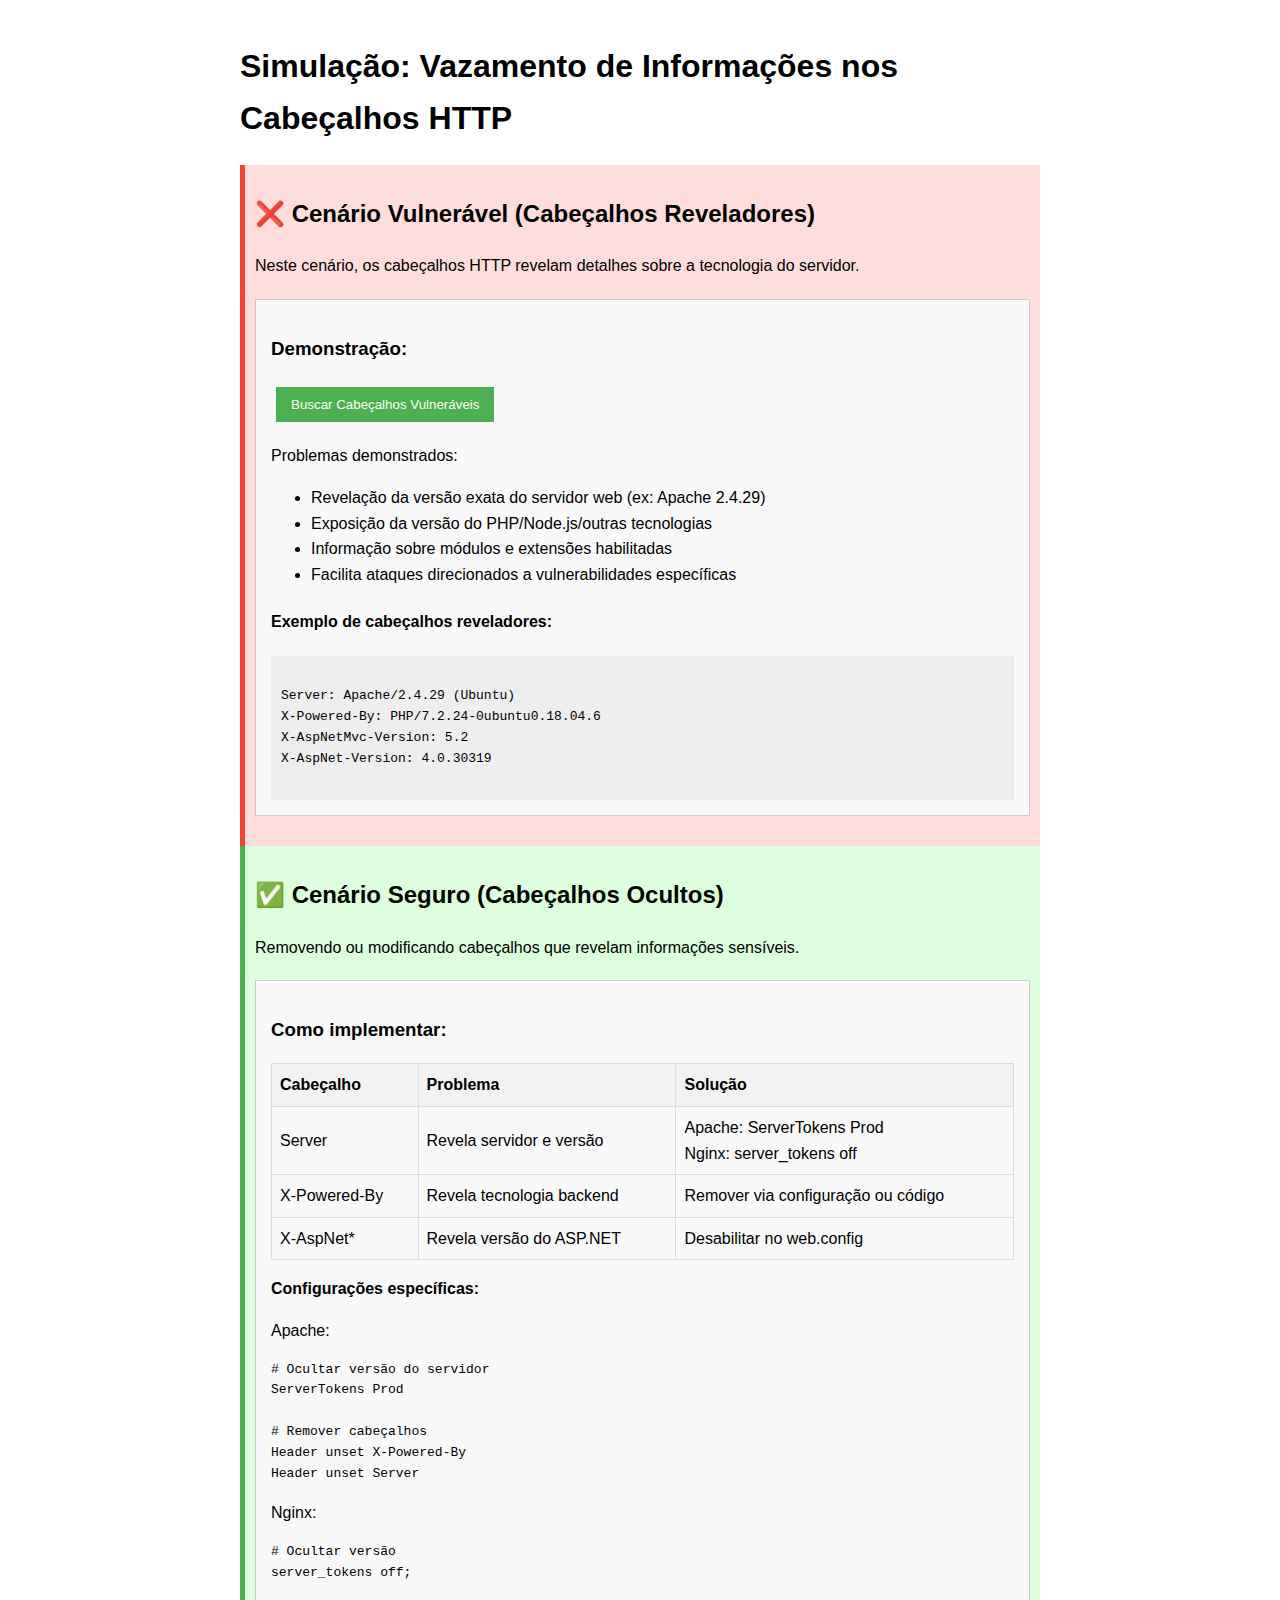
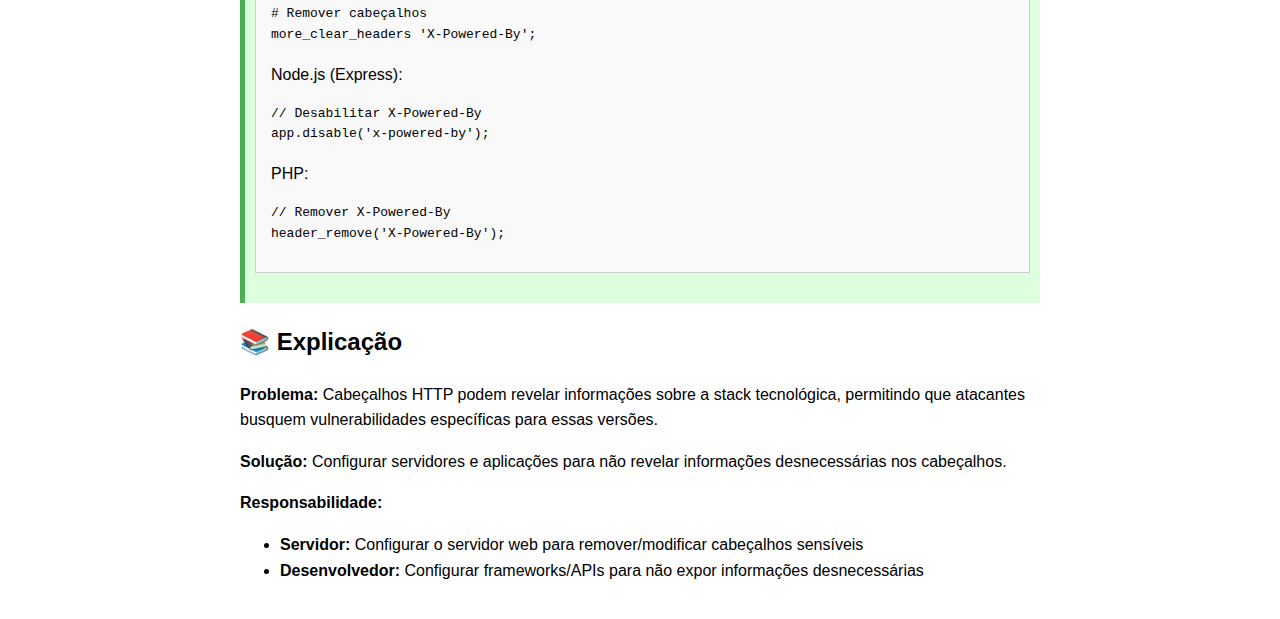
<file: Dicas_Vulnerabilidades_Exemplos/7. Vazamento de Informações nos Cabeçalhos HTTP.html>
<!DOCTYPE html>
<html>
<head>
    <title>Simulação: Vazamento em Cabeçalhos HTTP</title>
    <style>
        body {
            font-family: Arial, sans-serif;
            line-height: 1.6;
            max-width: 800px;
            margin: 0 auto;
            padding: 20px;
        }
        .demo-area {
            border: 1px solid #ccc;
            padding: 15px;
            margin: 20px 0;
            background-color: #f9f9f9;
        }
        button {
            background-color: #4CAF50;
            color: white;
            padding: 10px 15px;
            border: none;
            cursor: pointer;
            margin: 5px;
        }
        .vulnerable {
            background-color: #ffdddd;
            border-left: 5px solid #f44336;
            padding: 10px;
        }
        .secure {
            background-color: #ddffdd;
            border-left: 5px solid #4CAF50;
            padding: 10px;
        }
        .headers {
            background-color: #eee;
            padding: 10px;
            font-family: monospace;
            white-space: pre;
        }
        table {
            width: 100%;
            border-collapse: collapse;
            margin: 15px 0;
        }
        th, td {
            border: 1px solid #ddd;
            padding: 8px;
            text-align: left;
        }
        th {
            background-color: #f2f2f2;
        }
    </style>
</head>
<body>
    <h1>Simulação: Vazamento de Informações nos Cabeçalhos HTTP</h1>
    
    <div class="vulnerable">
        <h2>❌ Cenário Vulnerável (Cabeçalhos Reveladores)</h2>
        <p>Neste cenário, os cabeçalhos HTTP revelam detalhes sobre a tecnologia do servidor.</p>
        
        <div class="demo-area">
            <h3>Demonstração:</h3>
            <button onclick="fetchVulnerableHeaders()">Buscar Cabeçalhos Vulneráveis</button>
            <div id="vulnerableHeaders"></div>
            
            <p>Problemas demonstrados:</p>
            <ul>
                <li>Revelação da versão exata do servidor web (ex: Apache 2.4.29)</li>
                <li>Exposição da versão do PHP/Node.js/outras tecnologias</li>
                <li>Informação sobre módulos e extensões habilitadas</li>
                <li>Facilita ataques direcionados a vulnerabilidades específicas</li>
            </ul>
            
            <h4>Exemplo de cabeçalhos reveladores:</h4>
            <div class="headers">
Server: Apache/2.4.29 (Ubuntu)
X-Powered-By: PHP/7.2.24-0ubuntu0.18.04.6
X-AspNetMvc-Version: 5.2
X-AspNet-Version: 4.0.30319
            </div>
        </div>
    </div>
    
    <div class="secure">
        <h2>✅ Cenário Seguro (Cabeçalhos Ocultos)</h2>
        <p>Removendo ou modificando cabeçalhos que revelam informações sensíveis.</p>
        
        <div class="demo-area">
            <h3>Como implementar:</h3>
            
            <table>
                <tr>
                    <th>Cabeçalho</th>
                    <th>Problema</th>
                    <th>Solução</th>
                </tr>
                <tr>
                    <td>Server</td>
                    <td>Revela servidor e versão</td>
                    <td>Apache: ServerTokens Prod<br>Nginx: server_tokens off</td>
                </tr>
                <tr>
                    <td>X-Powered-By</td>
                    <td>Revela tecnologia backend</td>
                    <td>Remover via configuração ou código</td>
                </tr>
                <tr>
                    <td>X-AspNet*</td>
                    <td>Revela versão do ASP.NET</td>
                    <td>Desabilitar no web.config</td>
                </tr>
            </table>
            
            <p><strong>Configurações específicas:</strong></p>
            
            <p>Apache:</p>
            <pre>
# Ocultar versão do servidor
ServerTokens Prod

# Remover cabeçalhos
Header unset X-Powered-By
Header unset Server</pre>
            
            <p>Nginx:</p>
            <pre>
# Ocultar versão
server_tokens off;

# Remover cabeçalhos
more_clear_headers 'X-Powered-By';</pre>
            
            <p>Node.js (Express):</p>
            <pre>
// Desabilitar X-Powered-By
app.disable('x-powered-by');</pre>
            
            <p>PHP:</p>
            <pre>
// Remover X-Powered-By
header_remove('X-Powered-By');</pre>
        </div>
    </div>
    
    <div class="explanation">
        <h2>📚 Explicação</h2>
        <p><strong>Problema:</strong> Cabeçalhos HTTP podem revelar informações sobre a stack tecnológica, permitindo que atacantes busquem vulnerabilidades específicas para essas versões.</p>
        <p><strong>Solução:</strong> Configurar servidores e aplicações para não revelar informações desnecessárias nos cabeçalhos.</p>
        <p><strong>Responsabilidade:</strong></p>
        <ul>
            <li><strong>Servidor:</strong> Configurar o servidor web para remover/modificar cabeçalhos sensíveis</li>
            <li><strong>Desenvolvedor:</strong> Configurar frameworks/APIs para não expor informações desnecessárias</li>
        </ul>
    </div>

    <script>
        async function fetchVulnerableHeaders() {
            try {
                // Simular cabeçalhos de um servidor vulnerável
                const vulnerableHeaders = {
                    'Server': 'Apache/2.4.29 (Ubuntu)',
                    'X-Powered-By': 'PHP/7.2.24-0ubuntu0.18.04.6',
                    'X-AspNetMvc-Version': '5.2',
                    'Content-Type': 'text/html; charset=UTF-8'
                };
                
                let headersText = 'Cabeçalhos HTTP (simulados):\n';
                for (const [key, value] of Object.entries(vulnerableHeaders)) {
                    headersText += `${key}: ${value}\n`;
                }
                
                document.getElementById('vulnerableHeaders').innerHTML = 
                    `<div class="headers">${headersText}</div>
                     <p>Com essas informações, um atacante pode buscar vulnerabilidades conhecidas para:</p>
                     <ul>
                         <li>Apache 2.4.29</li>
                         <li>PHP 7.2.24</li>
                         <li>ASP.NET MVC 5.2</li>
                     </ul>`;
            } catch (error) {
                document.getElementById('vulnerableHeaders').innerHTML = 
                    `<p>Erro ao buscar cabeçalhos: ${error.message}</p>`;
            }
        }
    </script>
</body>
</html>
</file>
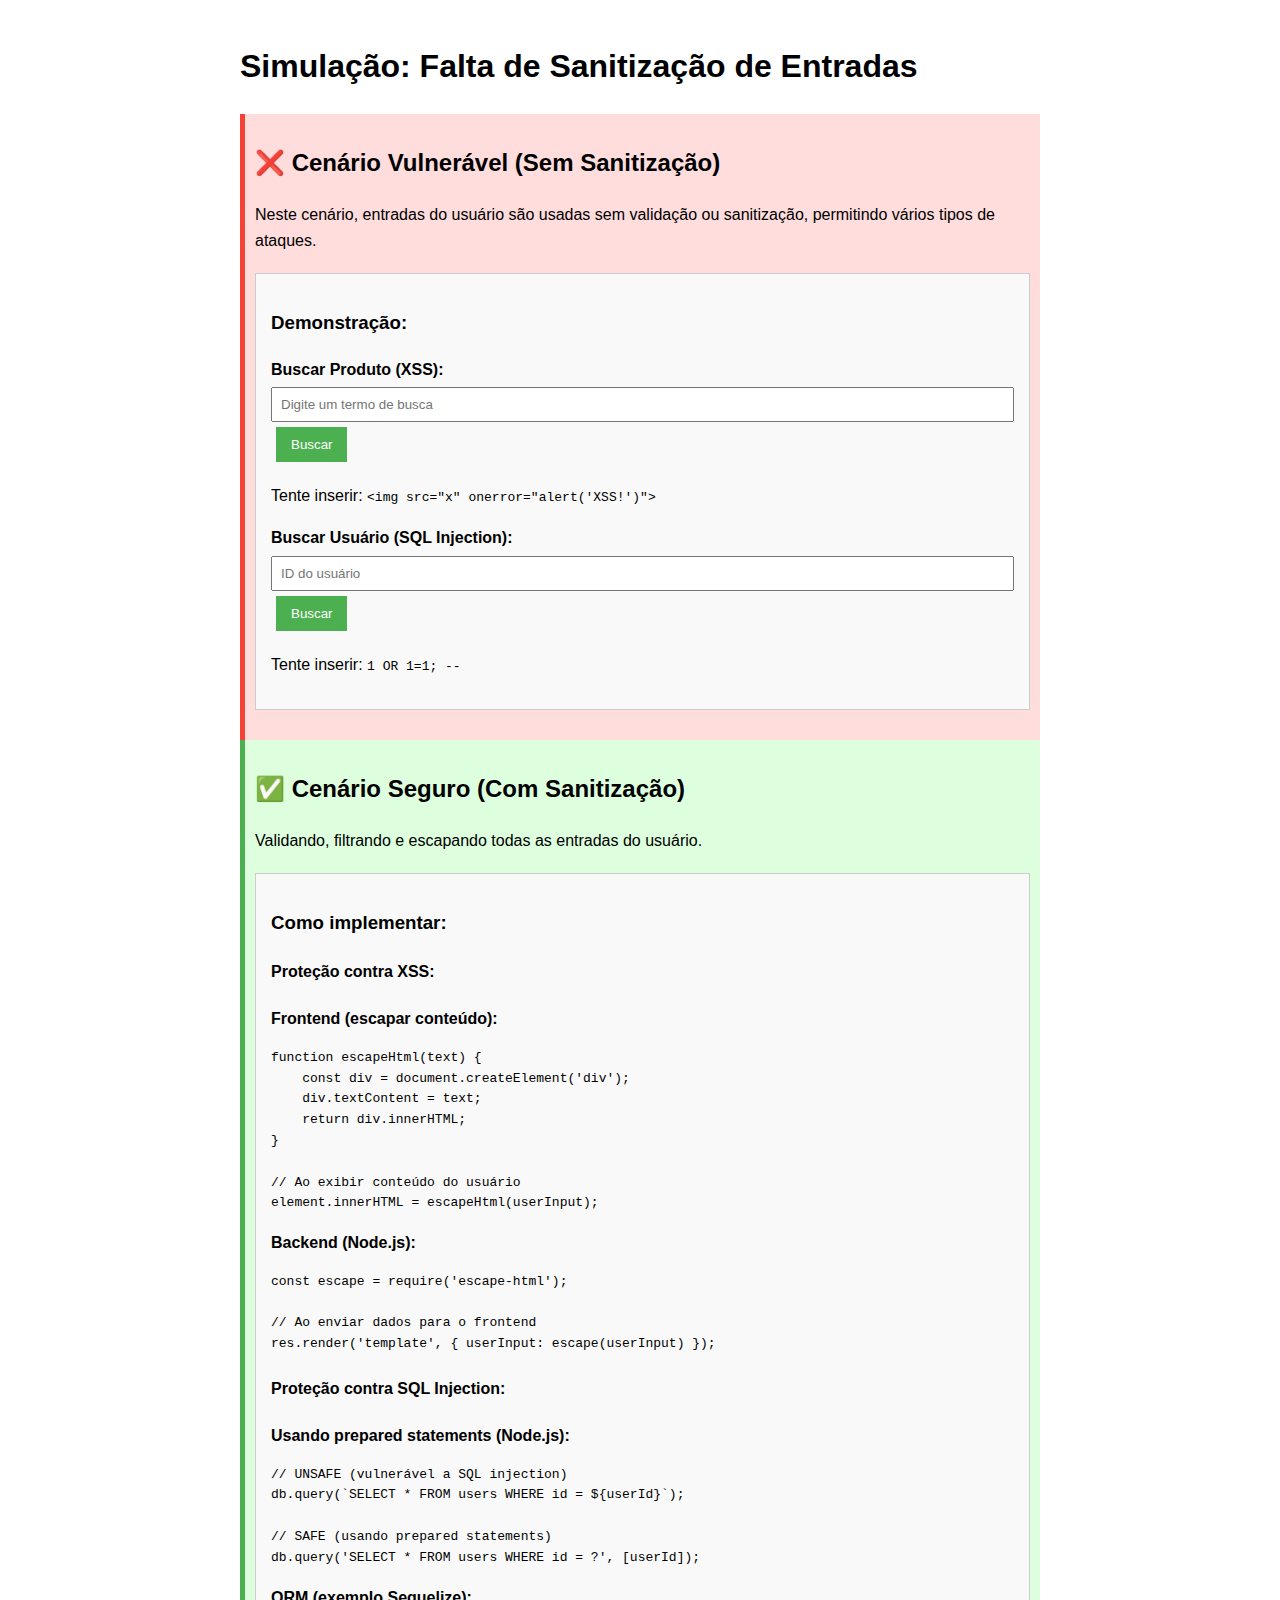
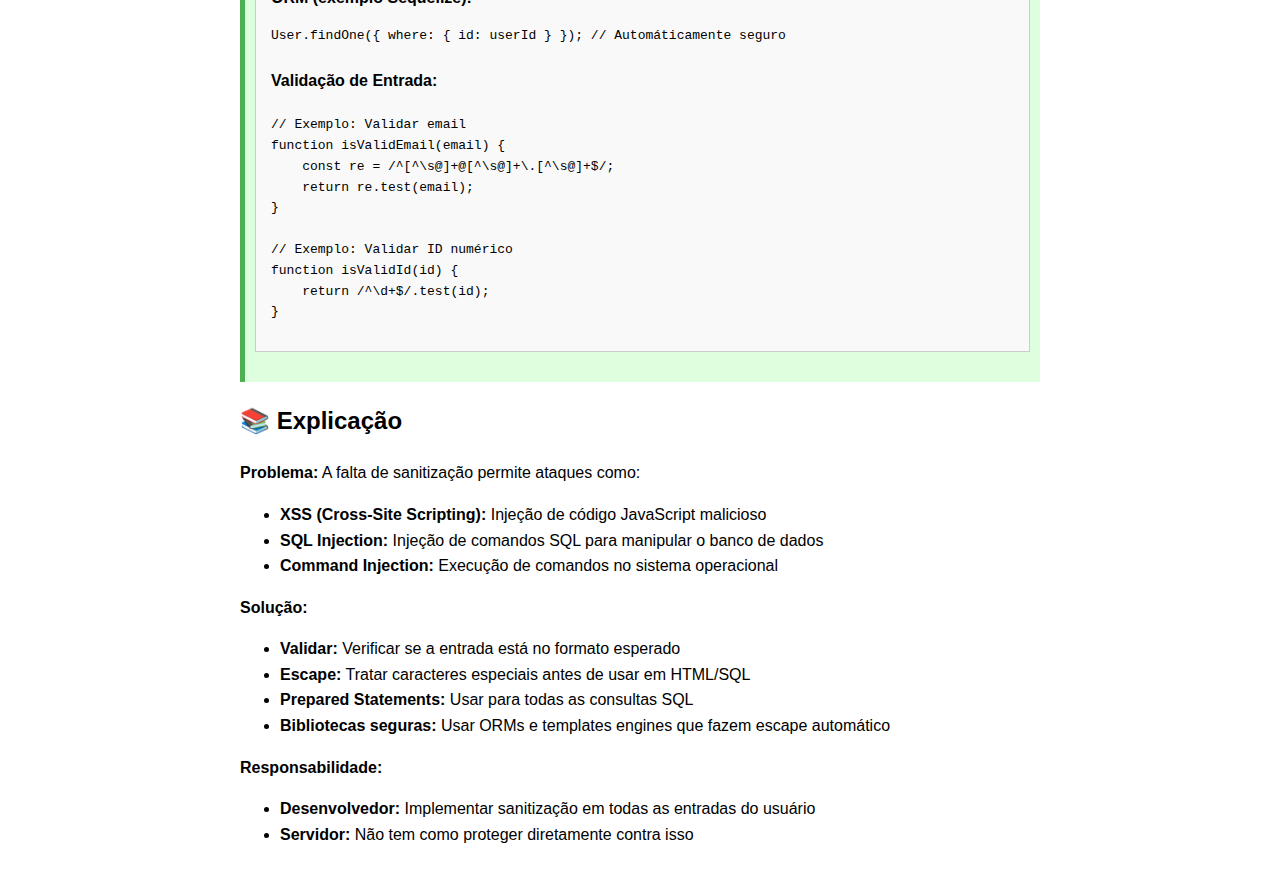
<file: Dicas_Vulnerabilidades_Exemplos/8. Falta de Sanitização de Entradas.html>
<!DOCTYPE html>
<html>
<head>
    <title>Simulação: Falta de Sanitização de Entradas</title>
    <style>
        body {
            font-family: Arial, sans-serif;
            line-height: 1.6;
            max-width: 800px;
            margin: 0 auto;
            padding: 20px;
        }
        .demo-area {
            border: 1px solid #ccc;
            padding: 15px;
            margin: 20px 0;
            background-color: #f9f9f9;
        }
        button {
            background-color: #4CAF50;
            color: white;
            padding: 10px 15px;
            border: none;
            cursor: pointer;
            margin: 5px;
        }
        .vulnerable {
            background-color: #ffdddd;
            border-left: 5px solid #f44336;
            padding: 10px;
        }
        .secure {
            background-color: #ddffdd;
            border-left: 5px solid #4CAF50;
            padding: 10px;
        }
        textarea {
            width: 100%;
            height: 100px;
            margin: 10px 0;
        }
        .form-group {
            margin: 10px 0;
        }
        label {
            display: block;
            margin-bottom: 5px;
            font-weight: bold;
        }
        input[type="text"] {
            width: 100%;
            padding: 8px;
            box-sizing: border-box;
        }
        .attack-result {
            border: 1px solid #ff0000;
            padding: 10px;
            margin: 10px 0;
            background-color: #ffeeee;
        }
    </style>
</head>
<body>
    <h1>Simulação: Falta de Sanitização de Entradas</h1>
    
    <div class="vulnerable">
        <h2>❌ Cenário Vulnerável (Sem Sanitização)</h2>
        <p>Neste cenário, entradas do usuário são usadas sem validação ou sanitização, permitindo vários tipos de ataques.</p>
        
        <div class="demo-area">
            <h3>Demonstração:</h3>
            
            <div class="form-group">
                <label for="searchTerm">Buscar Produto (XSS):</label>
                <input type="text" id="searchTerm" placeholder="Digite um termo de busca">
                <button onclick="searchProducts()">Buscar</button>
                <div id="searchResults"></div>
                
                <p>Tente inserir: <code>&lt;img src="x" onerror="alert('XSS!')"&gt;</code></p>
            </div>
            
            <div class="form-group">
                <label for="userId">Buscar Usuário (SQL Injection):</label>
                <input type="text" id="userId" placeholder="ID do usuário">
                <button onclick="getUser()">Buscar</button>
                <div id="userResult"></div>
                
                <p>Tente inserir: <code>1 OR 1=1; --</code></p>
            </div>
            
            <div id="attackResults"></div>
        </div>
    </div>
    
    <div class="secure">
        <h2>✅ Cenário Seguro (Com Sanitização)</h2>
        <p>Validando, filtrando e escapando todas as entradas do usuário.</p>
        
        <div class="demo-area">
            <h3>Como implementar:</h3>
            
            <h4>Proteção contra XSS:</h4>
            <p><strong>Frontend (escapar conteúdo):</strong></p>
            <pre>
function escapeHtml(text) {
    const div = document.createElement('div');
    div.textContent = text;
    return div.innerHTML;
}

// Ao exibir conteúdo do usuário
element.innerHTML = escapeHtml(userInput);</pre>
            
            <p><strong>Backend (Node.js):</strong></p>
            <pre>
const escape = require('escape-html');

// Ao enviar dados para o frontend
res.render('template', { userInput: escape(userInput) });</pre>
            
            <h4>Proteção contra SQL Injection:</h4>
            <p><strong>Usando prepared statements (Node.js):</strong></p>
            <pre>
// UNSAFE (vulnerável a SQL injection)
db.query(`SELECT * FROM users WHERE id = ${userId}`);

// SAFE (usando prepared statements)
db.query('SELECT * FROM users WHERE id = ?', [userId]);</pre>
            
            <p><strong>ORM (exemplo Sequelize):</strong></p>
            <pre>
User.findOne({ where: { id: userId } }); // Automáticamente seguro</pre>
            
            <h4>Validação de Entrada:</h4>
            <pre>
// Exemplo: Validar email
function isValidEmail(email) {
    const re = /^[^\s@]+@[^\s@]+\.[^\s@]+$/;
    return re.test(email);
}

// Exemplo: Validar ID numérico
function isValidId(id) {
    return /^\d+$/.test(id);
}</pre>
        </div>
    </div>
    
    <div class="explanation">
        <h2>📚 Explicação</h2>
        <p><strong>Problema:</strong> A falta de sanitização permite ataques como:</p>
        <ul>
            <li><strong>XSS (Cross-Site Scripting):</strong> Injeção de código JavaScript malicioso</li>
            <li><strong>SQL Injection:</strong> Injeção de comandos SQL para manipular o banco de dados</li>
            <li><strong>Command Injection:</strong> Execução de comandos no sistema operacional</li>
        </ul>
        
        <p><strong>Solução:</strong></p>
        <ul>
            <li><strong>Validar:</strong> Verificar se a entrada está no formato esperado</li>
            <li><strong>Escape:</strong> Tratar caracteres especiais antes de usar em HTML/SQL</li>
            <li><strong>Prepared Statements:</strong> Usar para todas as consultas SQL</li>
            <li><strong>Bibliotecas seguras:</strong> Usar ORMs e templates engines que fazem escape automático</li>
        </ul>
        
        <p><strong>Responsabilidade:</strong></p>
        <ul>
            <li><strong>Desenvolvedor:</strong> Implementar sanitização em todas as entradas do usuário</li>
            <li><strong>Servidor:</strong> Não tem como proteger diretamente contra isso</li>
        </ul>
    </div>

    <script>
        function searchProducts() {
            const term = document.getElementById('searchTerm').value;
            // Simulação de XSS - inserindo conteúdo não sanitizado no DOM
            document.getElementById('searchResults').innerHTML = 
                `<h4>Resultados para: ${term}</h4>
                 <p>Produtos encontrados: 5</p>`;
            
            if (term.includes('<script>') || term.includes('onerror')) {
                document.getElementById('attackResults').innerHTML = 
                    `<div class="attack-result">
                     <p>⚠️ XSS DETECTADO! O código malicioso foi executado porque a entrada não foi sanitizada.</p>
                     <p>Em um ataque real, isso poderia roubar cookies, redirecionar para sites maliciosos, etc.</p>
                     </div>`;
            }
        }
        
        function getUser() {
            const userId = document.getElementById('userId').value;
            // Simulação de SQL Injection
            if (userId.includes('OR 1=1') || userId.includes('--')) {
                document.getElementById('userResult').innerHTML = 
                    `<p>Usuários encontrados: TODOS (vazamento de dados!)</p>`;
                document.getElementById('attackResults').innerHTML = 
                    `<div class="attack-result">
                     <p>⚠️ SQL INJECTION DETECTADO! A consulta foi manipulada para retornar todos os usuários.</p>
                     <p>Em um ataque real, isso poderia vazar dados sensíveis ou até excluir o banco de dados.</p>
                     </div>`;
            } else {
                document.getElementById('userResult').innerHTML = 
                    `<p>Usuário encontrado: ID ${userId}</p>`;
            }
        }
    </script>
</body>
</html>
</file>
